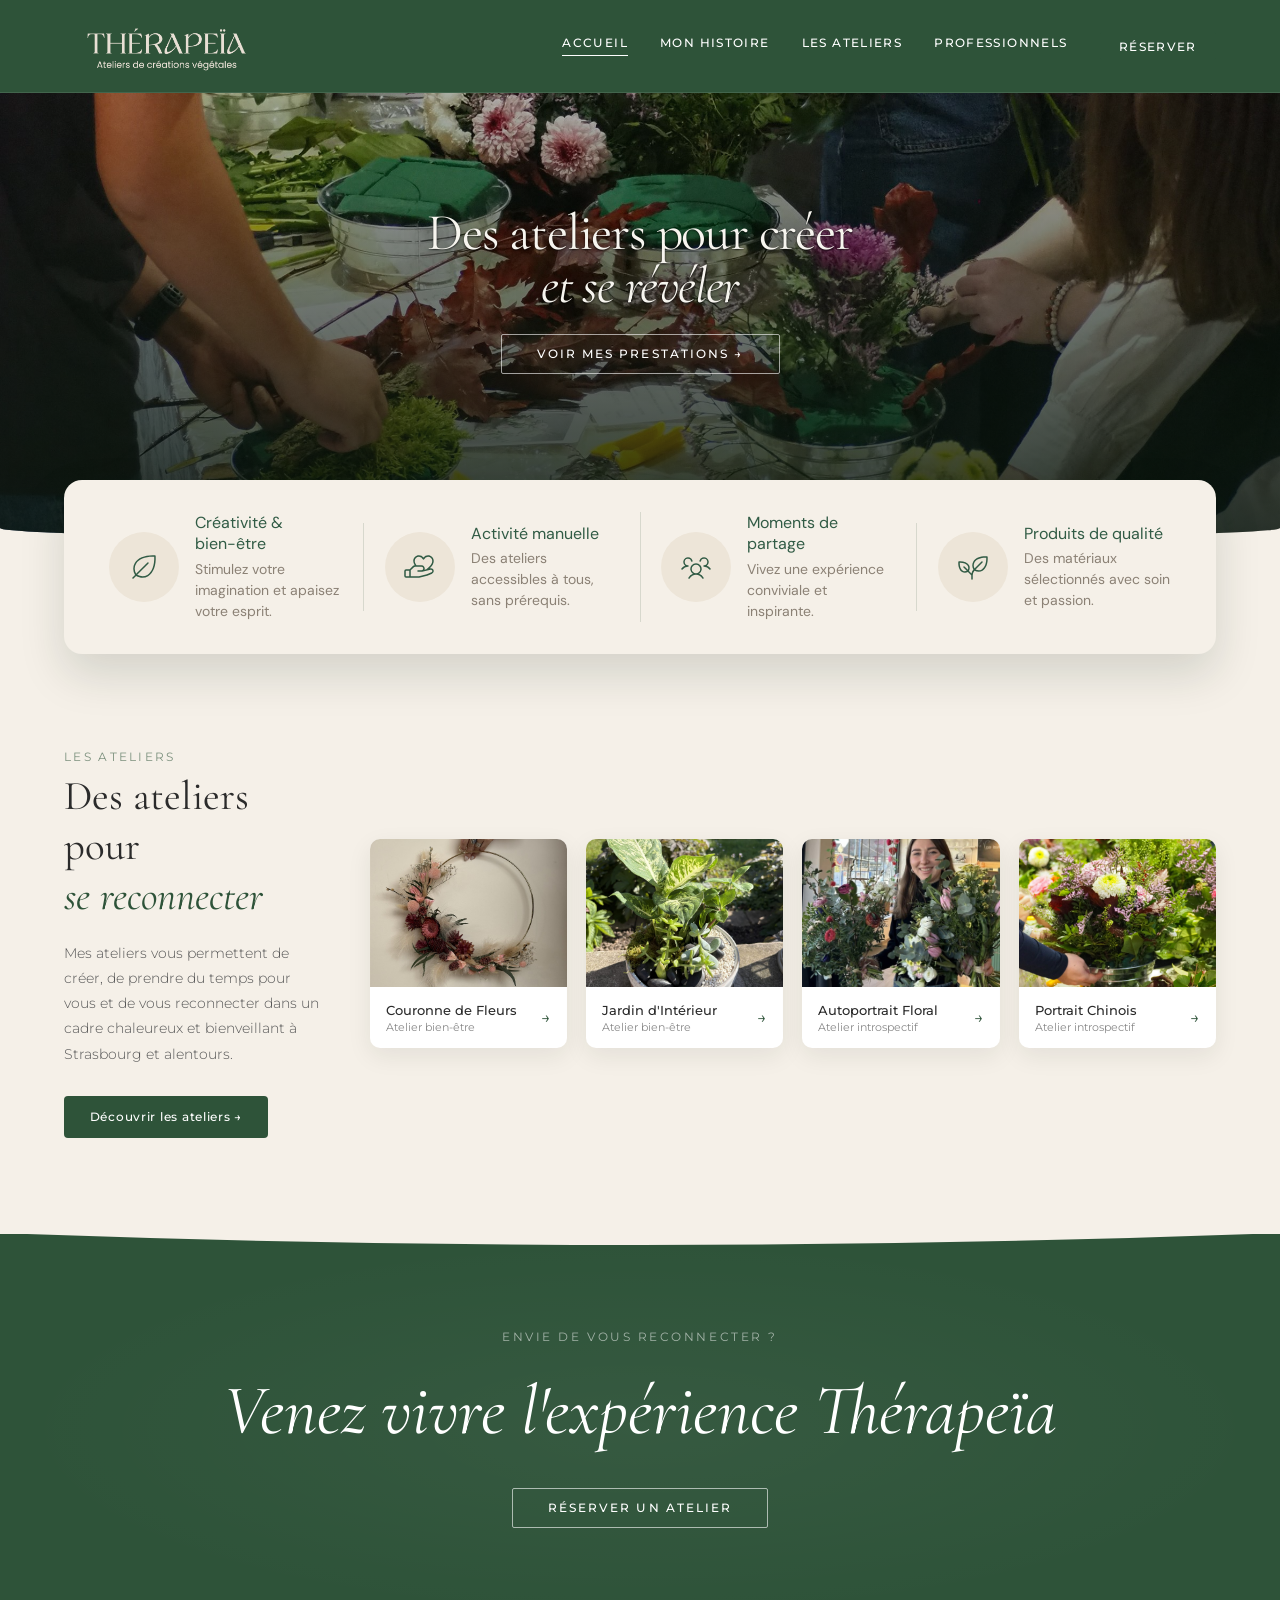
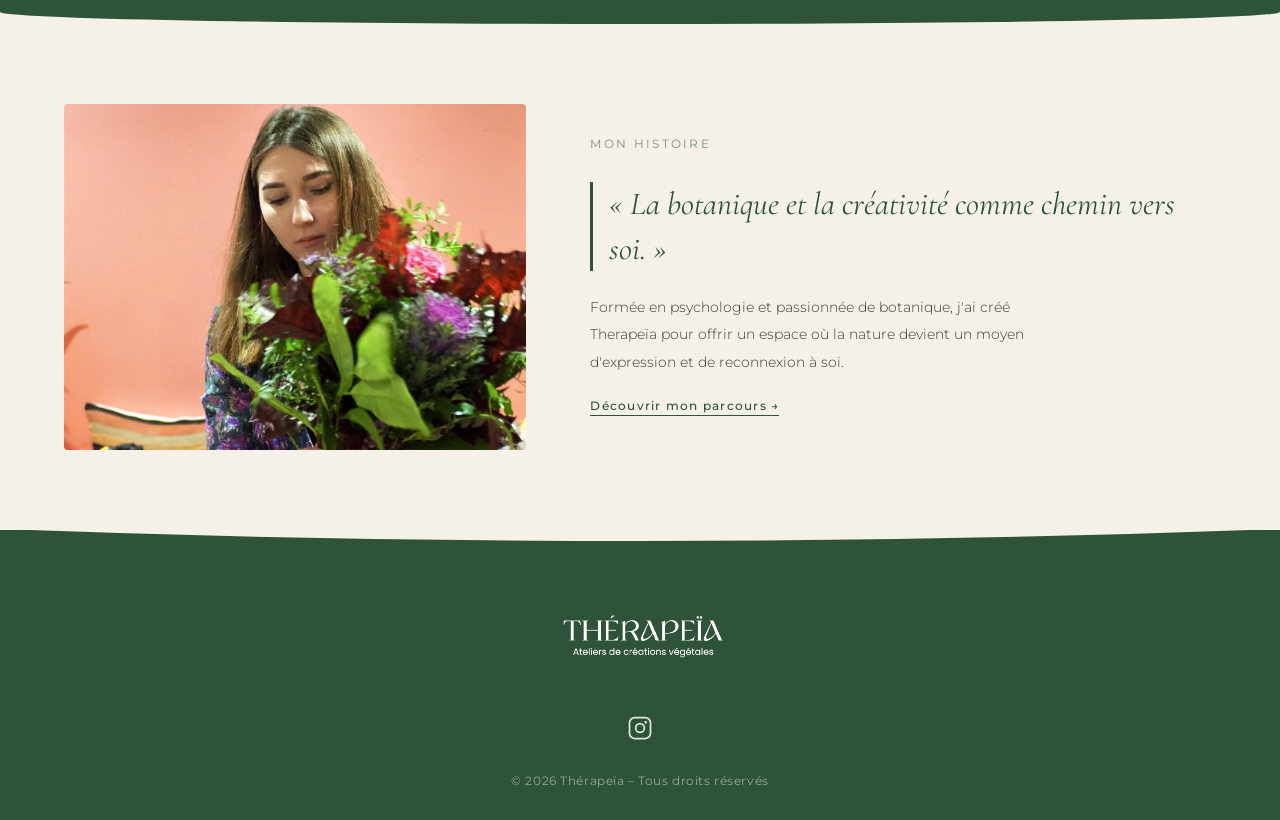
<file: index.html>
<!DOCTYPE html>
<html lang="fr">
<head>
  <meta charset="UTF-8" />
  <meta name="viewport" content="width=device-width, initial-scale=1.0" />
  <title>Thérapeïa – Ateliers de créativité végétale</title>
  <link rel="preconnect" href="https://fonts.googleapis.com" />
  <link rel="preconnect" href="https://fonts.gstatic.com" crossorigin />
  <link href="https://fonts.googleapis.com/css2?family=Cormorant+Garamond:ital,wght@0,400;0,500;0,600;0,700;1,400;1,600;1,700&family=Montserrat:wght@300;400;500;600&family=DM+Sans:wght@400;500&display=swap" rel="stylesheet" />
  <link rel="stylesheet" href="style.css" />
</head>
<body>

  <!-- ───────── NAVBAR ───────── -->
  <header class="navbar">
    <div class="navbar__inner">
      <a href="index.html" class="navbar__logo">
        <img src="images/LOGO/logo typo beige-19.png" alt="Thérapeïa" class="navbar__logo-img navbar__logo-img--default" />
        <img src="images/LOGO/logo typo vert-08.png" alt="Thérapeïa" class="navbar__logo-img navbar__logo-img--scrolled" />
      </a>
      <nav class="navbar__links">
        <a href="index.html" class="active">ACCUEIL</a>
        <a href="notre-histoire.html">MON HISTOIRE</a>
        <a href="ateliers.html">LES ATELIERS</a>
        <a href="professionnels.html">PROFESSIONNELS</a>
        <a href="reserver.html" class="btn-nav">RÉSERVER</a>
      </nav>
      <button class="navbar__burger" aria-label="Menu">
        <span></span><span></span><span></span>
      </button>
    </div>
  </header>

  <!-- ───────── HERO ───────── -->
  <section class="hero hero--home">
    <div class="hero__overlay"></div>
    <div class="hero__content animate">
      <h1 class="hero__title">Des ateliers pour créer<em>et se révéler</em></h1>
      <a href="#ateliers" class="btn-cta">Voir mes prestations →</a>
    </div>
  </section>

  <!-- ───────── BARRE D'ATOUTS ───────── -->
  <div class="stats-bar-wrap">
    <div class="stats-bar animate">

      <div class="stats-bar__item">
        <div class="stats-bar__icon">
          <svg viewBox="0 0 256 256" fill="currentColor" xmlns="http://www.w3.org/2000/svg" aria-hidden="true">
            <path d="M221.45,40.19a6,6,0,0,0-5.64-5.64C140.43,30.11,80.14,52.71,54.53,95c-17.44,28.79-16.76,62.8,1.79,96.2L35.76,211.76a6,6,0,1,0,8.48,8.48L64.8,199.68c17.27,9.59,34.7,14.41,51.49,14.41A85.38,85.38,0,0,0,161,201.47C203.29,175.86,225.88,115.57,221.45,40.19Zm-66.66,151c-24.08,14.58-52.64,14.37-81.13-.39l90.59-90.59a6,6,0,0,0-8.48-8.48L65.18,182.34c-14.76-28.49-15-57-.39-81.13,22.68-37.43,76.63-57.8,145-54.95C212.59,114.58,192.22,168.54,154.79,191.21Z"/>
          </svg>
        </div>
        <div class="stats-bar__text">
          <h3>Créativité &amp; bien-être</h3>
          <p>Stimulez votre imagination et apaisez votre esprit.</p>
        </div>
      </div>

      <div class="stats-bar__item">
        <div class="stats-bar__icon">
          <svg viewBox="0 0 256 256" fill="currentColor" xmlns="http://www.w3.org/2000/svg" aria-hidden="true">
            <path d="M229.12,142.65a22.43,22.43,0,0,0-19.55-3.88l-4.32,1C227,119.55,238,99.51,238,80c0-25.36-20.39-46-45.46-46A45.51,45.51,0,0,0,156,52a45.51,45.51,0,0,0-36.54-18C94.39,34,74,54.64,74,80c0,11.38,3.63,22.49,11.29,34.36a29.73,29.73,0,0,0-16.56,8.43L45.52,146H16A14,14,0,0,0,2,160v40a14,14,0,0,0,14,14H120a6,6,0,0,0,1.46-.18l64-16a7.16,7.16,0,0,0,.89-.3L225.17,181l.33-.15a22.6,22.6,0,0,0,3.62-38.18ZM119.46,46a33.16,33.16,0,0,1,31,20.28,6,6,0,0,0,11.1,0,33.16,33.16,0,0,1,31-20.28C210.68,46,226,61.57,226,80c0,20.24-16.18,43-46.8,65.75l-14.87,3.42A26,26,0,0,0,140,114H99.67C90.36,101.67,86,90.81,86,80,86,61.57,101.32,46,119.46,46ZM14,200V160a2,2,0,0,1,2-2H42v44H16A2,2,0,0,1,14,200Zm206.28-30-38.2,16.27L119.26,202H54V154.49l23.21-23.22A17.88,17.88,0,0,1,89.94,126H140a14,14,0,0,1,0,28H112a6,6,0,0,0,0,12h32a6,6,0,0,0,1.34-.15l67-15.41.24-.06A10.6,10.6,0,0,1,220.28,170Z"/>
          </svg>
        </div>
        <div class="stats-bar__text">
          <h3>Activité manuelle</h3>
          <p>Des ateliers accessibles à tous, sans prérequis.</p>
        </div>
      </div>

      <div class="stats-bar__item">
        <div class="stats-bar__icon">
          <svg viewBox="0 0 256 256" fill="currentColor" xmlns="http://www.w3.org/2000/svg" aria-hidden="true">
            <path d="M243.6,148.8a6,6,0,0,1-8.4-1.2A53.58,53.58,0,0,0,192,126a6,6,0,0,1,0-12,26,26,0,1,0-25.18-32.5,6,6,0,0,1-11.62-3,38,38,0,1,1,59.91,39.63A65.69,65.69,0,0,1,244.8,140.4,6,6,0,0,1,243.6,148.8ZM189.19,213a6,6,0,0,1-2.19,8.2,5.9,5.9,0,0,1-3,.81,6,6,0,0,1-5.2-3,59,59,0,0,0-101.62,0,6,6,0,1,1-10.38-6A70.1,70.1,0,0,1,103,182.55a46,46,0,1,1,50.1,0A70.1,70.1,0,0,1,189.19,213ZM128,178a34,34,0,1,0-34-34A34,34,0,0,0,128,178ZM70,120a6,6,0,0,0-6-6A26,26,0,1,1,89.18,81.49a6,6,0,1,0,11.62-3,38,38,0,1,0-59.91,39.63A65.69,65.69,0,0,0,11.2,140.4a6,6,0,1,0,9.6,7.2A53.58,53.58,0,0,1,64,126,6,6,0,0,0,70,120Z"/>
          </svg>
        </div>
        <div class="stats-bar__text">
          <h3>Moments de partage</h3>
          <p>Vivez une expérience conviviale et inspirante.</p>
        </div>
      </div>

      <div class="stats-bar__item">
        <div class="stats-bar__icon">
          <svg viewBox="0 0 256 256" fill="currentColor" xmlns="http://www.w3.org/2000/svg" aria-hidden="true">
            <path d="M245.63,48A6,6,0,0,0,240,42.37c-51-3-91.88,12.42-109.35,41.26-11.63,19.21-11.38,42.68.53,65a69.42,69.42,0,0,0-15.48,30.59L95.9,159.41c8.15-16.1,8.1-32.95-.32-46.85C82.77,91.41,53,80.07,15.9,82.27a6,6,0,0,0-5.63,5.64C8.09,125,19.41,154.77,40.56,167.58A43.75,43.75,0,0,0,63.44,174a53.17,53.17,0,0,0,24-6L114,194.48V224a6,6,0,0,0,12,0V194.51A57.55,57.55,0,0,1,139.76,157c11.21,5.93,22.72,8.91,33.82,8.91a58.9,58.9,0,0,0,30.79-8.57C233.21,139.89,248.63,99,245.63,48ZM46.78,157.31C30.47,147.44,21.39,124,22,94c30-.65,53.41,8.44,63.28,24.75,5.68,9.37,6.16,20.38,1.54,31.59L60.24,123.75a6,6,0,0,0-8.49,8.49l26.62,26.61C67.16,163.47,56.15,163,46.78,157.31Zm151.38-10.22c-14.74,8.92-32.14,9.18-49.67.9l55.76-55.75a6,6,0,0,0-8.49-8.49L140,139.51c-8.28-17.53-8-34.93.9-49.66,14.52-24,49.06-37.18,93-35.75C235.33,98,222.14,132.56,198.16,147.09Z"/>
          </svg>
        </div>
        <div class="stats-bar__text">
          <h3>Produits de qualité</h3>
          <p>Des matériaux sélectionnés avec soin et passion.</p>
        </div>
      </div>

    </div>
  </div>

  <!-- ───────── LES ATELIERS ───────── -->
  <section class="ateliers-teaser" id="ateliers">
    <div class="container ateliers-teaser__grid">

      <div class="ateliers-teaser__text animate">
        <span class="section-eyebrow">Les ateliers</span>
        <h2>Des ateliers pour<br /><em>se reconnecter</em></h2>
        <p>Mes ateliers vous permettent de créer, de prendre du temps pour vous et de vous reconnecter dans un cadre chaleureux et bienveillant à Strasbourg et alentours.</p>
        <a href="ateliers.html" class="btn-primary-green">Découvrir les ateliers →</a>
      </div>

      <div class="ateliers-teaser__cards">

        <a href="atelier-couronne-fleurs.html" class="teaser-card animate">
          <div class="teaser-card__img">
            <img src="images/atelier-couronne-fleurs.jpg" alt="Couronne de Fleurs Séchées" />
          </div>
          <div class="teaser-card__label">
            <div>
              <h3>Couronne de Fleurs</h3>
              <span>Atelier bien-être</span>
            </div>
            <span class="teaser-card__arrow">→</span>
          </div>
        </a>

        <a href="atelier-jardin-interieur.html" class="teaser-card animate animate--delay-1">
          <div class="teaser-card__img">
            <img src="images/atelier-jardin-interieur.jpg" alt="Jardin d'Intérieur" />
          </div>
          <div class="teaser-card__label">
            <div>
              <h3>Jardin d'Intérieur</h3>
              <span>Atelier bien-être</span>
            </div>
            <span class="teaser-card__arrow">→</span>
          </div>
        </a>

        <a href="atelier-autoportrait-floral.html" class="teaser-card animate animate--delay-2">
          <div class="teaser-card__img">
            <img src="images/atelier-autoportrait-floral.jpg" alt="Autoportrait Floral" />
          </div>
          <div class="teaser-card__label">
            <div>
              <h3>Autoportrait Floral</h3>
              <span>Atelier introspectif</span>
            </div>
            <span class="teaser-card__arrow">→</span>
          </div>
        </a>

        <a href="atelier-portrait-chinois.html" class="teaser-card animate animate--delay-3">
          <div class="teaser-card__img">
            <img src="images/atelier-portrait-chinois.jpg" alt="Portrait Chinois Végétal" />
          </div>
          <div class="teaser-card__label">
            <div>
              <h3>Portrait Chinois</h3>
              <span>Atelier introspectif</span>
            </div>
            <span class="teaser-card__arrow">→</span>
          </div>
        </a>

      </div>
    </div>
  </section>

  <!-- ───────── CTA ───────── -->
  <section class="cta-section">
    <div class="cta-section__dip">
      <svg viewBox="0 0 1440 24" preserveAspectRatio="none" xmlns="http://www.w3.org/2000/svg">
        <path d="M0,0 L1440,0 Q720,24 0,0 Z" fill="#f5f0e8"/>
      </svg>
    </div>
    <div class="cta-section__inner animate">
      <span class="cta-eyebrow">Envie de vous reconnecter ?</span>
      <h2>Venez vivre l'expérience Thérapeïa</h2>
      <a href="reserver.html" class="btn-cta">Réserver un atelier</a>
    </div>
  </section>

  <!-- ───────── À PROPOS TEASER ───────── -->
  <section class="apropos-wrap">
  <div class="apropos animate">
    <div class="apropos__img">
      <img src="images/notre-histoire-teaser.jpg" alt="Thérapeïa" />
    </div>
    <div class="apropos__text">
      <span class="section-eyebrow">Mon histoire</span>
      <blockquote class="apropos__quote">« La botanique et la créativité comme chemin vers soi. »</blockquote>
      <p>Formée en psychologie et passionnée de botanique, j'ai créé Therapeïa pour offrir un espace où la nature devient un moyen d'expression et de reconnexion à soi.</p>
      <a href="notre-histoire.html" class="btn-text">Découvrir mon parcours →</a>
    </div>
  </div>
  </section>

  <!-- ───────── FOOTER ───────── -->
  <footer class="footer footer--home">
    <div class="footer__dip">
      <svg viewBox="0 0 1440 24" preserveAspectRatio="none" xmlns="http://www.w3.org/2000/svg">
        <path d="M0,0 L1440,0 Q720,24 0,0 Z" fill="#f5f0e8"/>
      </svg>
    </div>
    <div class="footer__inner">
      <div class="footer__logo">
        <img src="images/LOGO/logo typo beige-19.png" alt="Thérapeïa" class="footer__logo-img" />
        <a class="footer__social" href="https://www.instagram.com/therapeiaa/?hl=fr" target="_blank" rel="noopener noreferrer" aria-label="Thérapeïa sur Instagram">
          <svg viewBox="0 0 256 256" fill="currentColor" xmlns="http://www.w3.org/2000/svg" aria-hidden="true">
            <path d="M128,80a48,48,0,1,0,48,48A48.05,48.05,0,0,0,128,80Zm0,80a32,32,0,1,1,32-32A32,32,0,0,1,128,160ZM176,24H80A56.06,56.06,0,0,0,24,80v96a56.06,56.06,0,0,0,56,56h96a56.06,56.06,0,0,0,56-56V80A56.06,56.06,0,0,0,176,24Zm40,152a40,40,0,0,1-40,40H80a40,40,0,0,1-40-40V80A40,40,0,0,1,80,40h96a40,40,0,0,1,40,40ZM192,76a12,12,0,1,1-12-12A12,12,0,0,1,192,76Z"/>
          </svg>
        </a>
      </div>
      <p class="footer__copy">© 2026 Thérapeïa – Tous droits réservés</p>
    </div>
  </footer>

  <script src="script.js"></script>
</body>
</html>
</file>
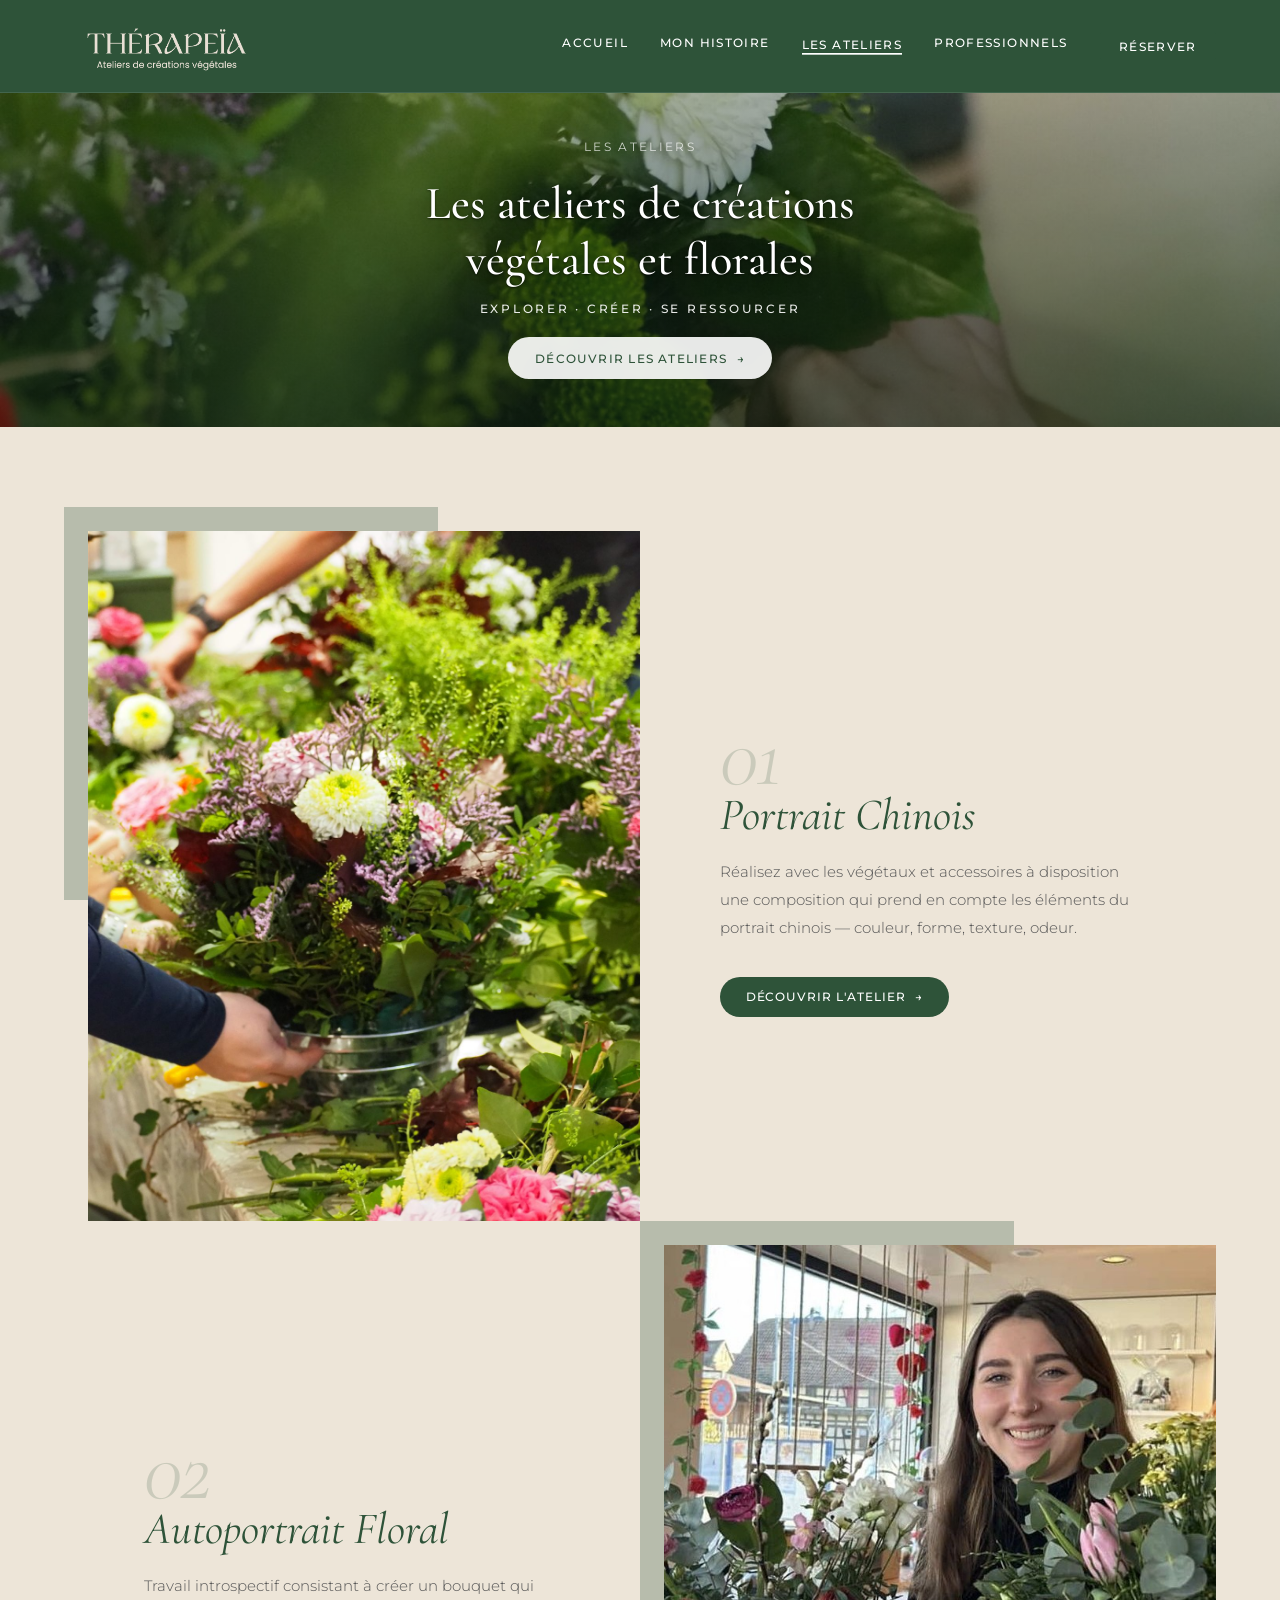
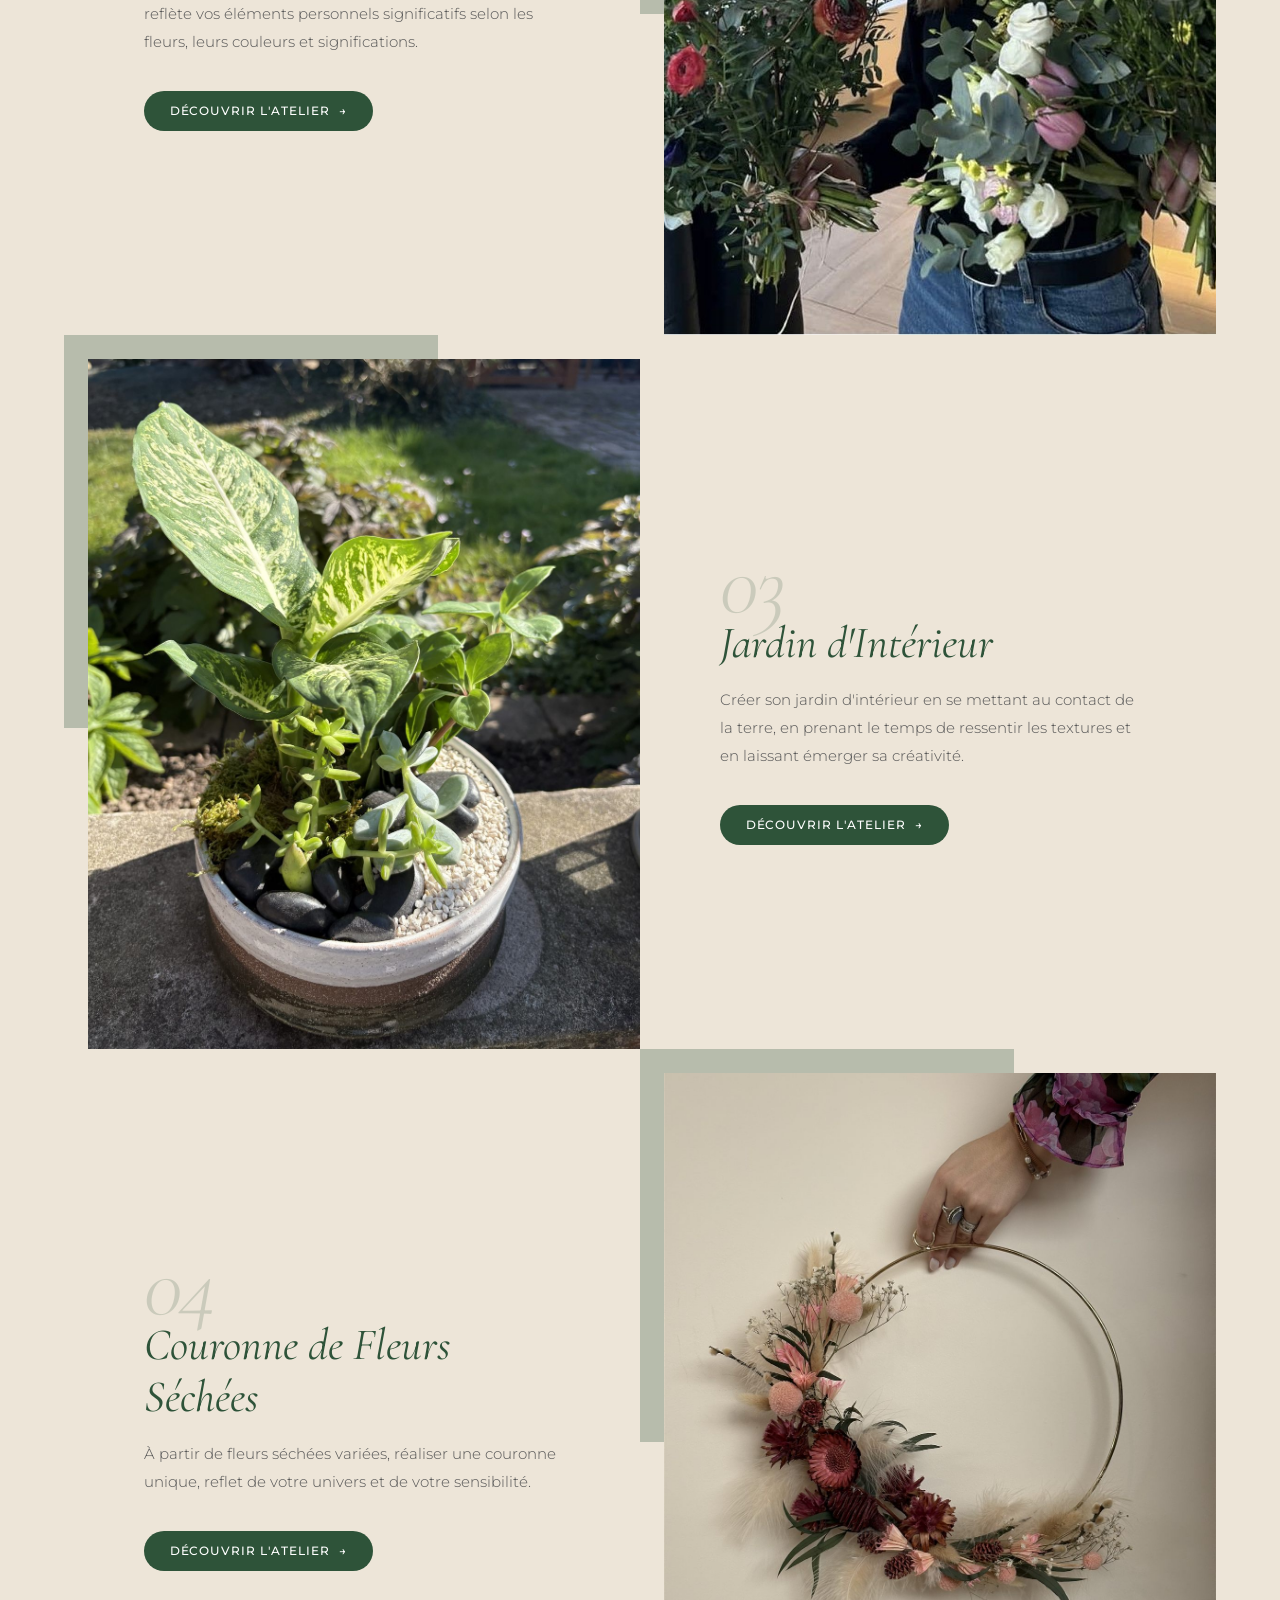
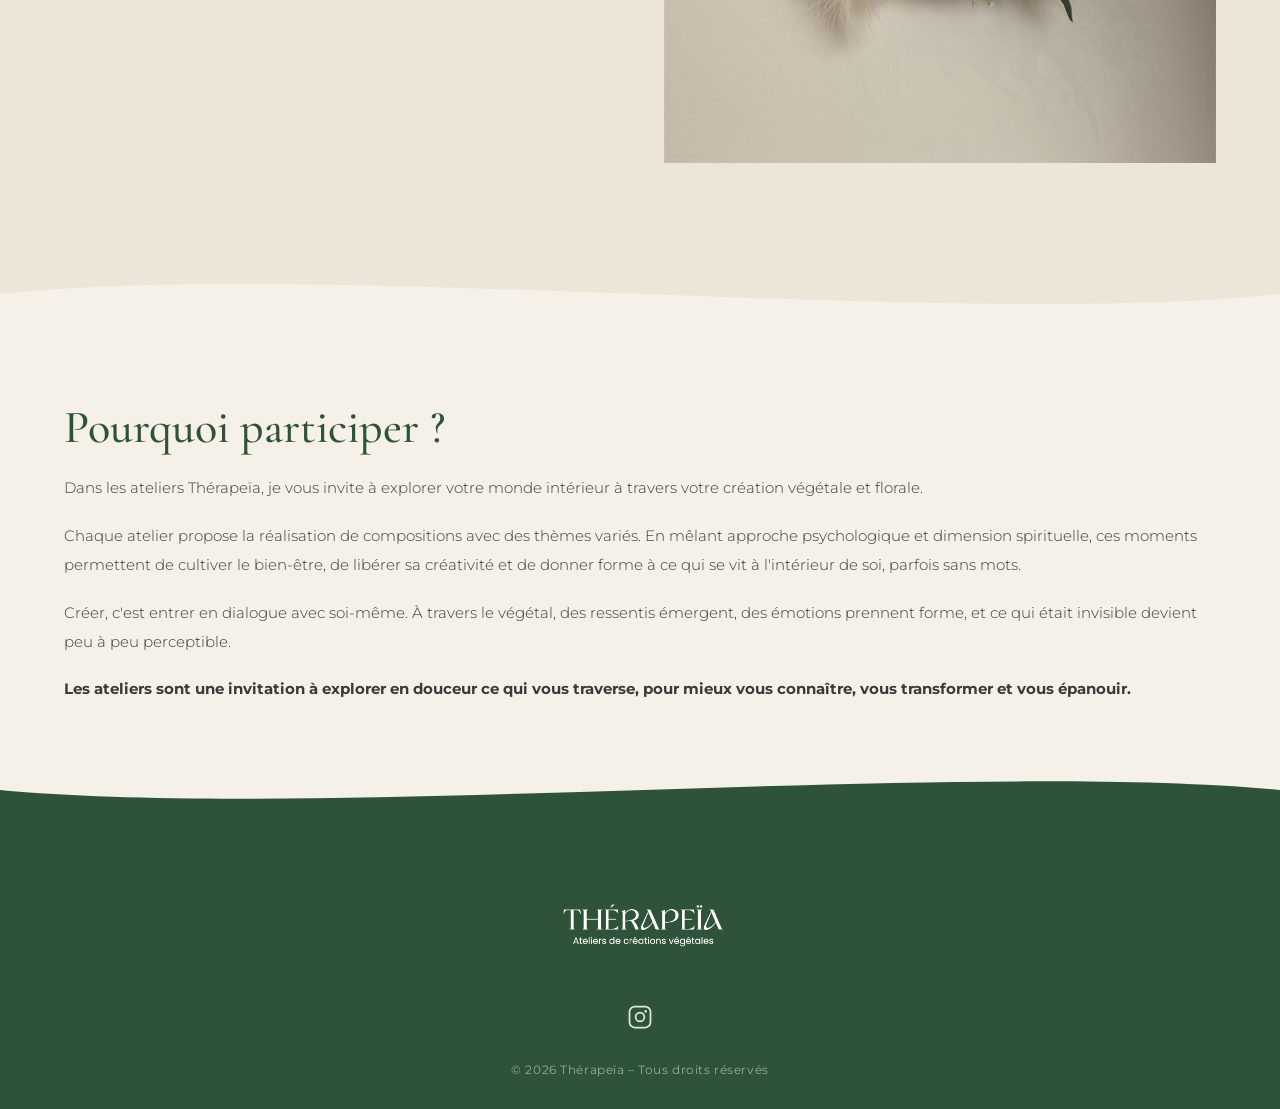
<file: ateliers.html>
<!DOCTYPE html>
<html lang="fr">
<head>
  <meta charset="UTF-8" />
  <meta name="viewport" content="width=device-width, initial-scale=1.0" />
  <title>Les Ateliers – Thérapeïa</title>
  <link rel="preconnect" href="https://fonts.googleapis.com" />
  <link rel="preconnect" href="https://fonts.gstatic.com" crossorigin />
  <link href="https://fonts.googleapis.com/css2?family=Cormorant+Garamond:ital,wght@0,400;0,500;0,600;0,700;1,400;1,600;1,700&family=Montserrat:wght@300;400;500;600&display=swap" rel="stylesheet" />
  <link rel="stylesheet" href="style.css" />
  <link rel="stylesheet" href="ateliers.css" />
</head>
<body>

  <!-- NAVBAR -->
  <header class="navbar">
    <div class="navbar__inner">
      <a href="index.html" class="navbar__logo">
        <img src="images/LOGO/logo typo beige-19.png" alt="Thérapeïa" class="navbar__logo-img navbar__logo-img--default" />
        <img src="images/LOGO/logo typo vert-08.png" alt="Thérapeïa" class="navbar__logo-img navbar__logo-img--scrolled" />
      </a>
            <nav class="navbar__links">
          <a href="index.html">ACCUEIL</a>
          <a href="notre-histoire.html">MON HISTOIRE</a>
          <a href="ateliers.html" class="active">LES ATELIERS</a>
          <a href="professionnels.html">PROFESSIONNELS</a>
          <a href="reserver.html" class="btn-nav">RÉSERVER</a>
        </nav>
      <button class="navbar__burger" aria-label="Menu">
        <span></span><span></span><span></span>
      </button>
    </div>
  </header>

  <!-- HERO ATELIERS -->
  <section class="page-hero">
    <div class="page-hero__overlay"></div>
    <div class="page-hero__content">
      <span class="section-eyebrow section-eyebrow--light">Les ateliers</span>
      <h1>Les ateliers de créations<br />végétales et florales</h1>
      <p class="page-hero__tagline">Explorer · Créer · Se ressourcer</p>
      <a href="#ateliers-list" class="btn-frosted">Découvrir les ateliers <span aria-hidden="true">→</span></a>
    </div>
  </section>

  <!-- ATELIERS -->
  <section class="ateliers-section" id="ateliers-list">
    <div class="container">
      <div class="ateliers-alt-list">

        <article class="atelier-row animate">
          <div class="atelier-row__img-wrap">
            <div class="atelier-row__offset"></div>
            <div class="atelier-row__img">
              <img src="images/atelier-portrait-chinois.jpg" alt="Portrait Chinois" style="object-position: center 40%;" />
            </div>
          </div>
          <div class="atelier-row__body">
            <span class="atelier-row__num">01</span>
            <h3>Portrait Chinois</h3>
            <p>Réalisez avec les végétaux et accessoires à disposition une composition qui prend en compte les éléments du portrait chinois — couleur, forme, texture, odeur.</p>
            <a href="atelier-portrait-chinois.html" class="btn-atelier">Découvrir l'atelier <span aria-hidden="true">→</span></a>
          </div>
        </article>

        <article class="atelier-row atelier-row--reverse animate">
          <div class="atelier-row__img-wrap">
            <div class="atelier-row__offset"></div>
            <div class="atelier-row__img">
              <img src="images/atelier-autoportrait-floral.jpg" alt="Autoportrait Floral" style="object-position: center 15%;" />
            </div>
          </div>
          <div class="atelier-row__body">
            <span class="atelier-row__num">02</span>
            <h3>Autoportrait Floral</h3>
            <p>Travail introspectif consistant à créer un bouquet qui reflète vos éléments personnels significatifs selon les fleurs, leurs couleurs et significations.</p>
            <a href="atelier-autoportrait-floral.html" class="btn-atelier">Découvrir l'atelier <span aria-hidden="true">→</span></a>
          </div>
        </article>

        <article class="atelier-row animate">
          <div class="atelier-row__img-wrap">
            <div class="atelier-row__offset"></div>
            <div class="atelier-row__img">
              <img src="images/atelier-jardin-interieur.jpg" alt="Jardin d'Intérieur" style="object-position: center 60%;" />
            </div>
          </div>
          <div class="atelier-row__body">
            <span class="atelier-row__num">03</span>
            <h3>Jardin d'Intérieur</h3>
            <p>Créer son jardin d'intérieur en se mettant au contact de la terre, en prenant le temps de ressentir les textures et en laissant émerger sa créativité.</p>
            <a href="atelier-jardin-interieur.html" class="btn-atelier">Découvrir l'atelier <span aria-hidden="true">→</span></a>
          </div>
        </article>

        <article class="atelier-row atelier-row--reverse animate">
          <div class="atelier-row__img-wrap">
            <div class="atelier-row__offset"></div>
            <div class="atelier-row__img">
              <img src="images/atelier-couronne-fleurs.jpg" alt="Couronne de Fleurs Séchées" style="object-position: center 48%;" />
            </div>
          </div>
          <div class="atelier-row__body">
            <span class="atelier-row__num">04</span>
            <h3>Couronne de Fleurs Séchées</h3>
            <p>À partir de fleurs séchées variées, réaliser une couronne unique, reflet de votre univers et de votre sensibilité.</p>
            <a href="atelier-couronne-fleurs.html" class="btn-atelier">Découvrir l'atelier <span aria-hidden="true">→</span></a>
          </div>
        </article>

      </div>
    </div>
  </section>

  <div class="wave-sep wave-dark-to-cream">
    <svg viewBox="0 0 1440 80" preserveAspectRatio="none" xmlns="http://www.w3.org/2000/svg">
      <path d="M0,40 C360,0 1080,80 1440,40 L1440,80 L0,80 Z" fill="#f5f0e8"/>
    </svg>
  </div>

  <!-- INTRO -->
  <section class="ateliers-intro">
    <div class="container">
      <div class="ateliers-intro__grid">
        <div class="ateliers-intro__heading">
          <h2>Pourquoi participer ?</h2>
        </div>
        <div class="ateliers-intro__body">
          <p>Dans les ateliers Thérapeïa, je vous invite à explorer votre monde intérieur à travers votre création végétale et florale.</p>
          <p>Chaque atelier propose la réalisation de compositions avec des thèmes variés. En mêlant approche psychologique et dimension spirituelle, ces moments permettent de cultiver le bien-être, de libérer sa créativité et de donner forme à ce qui se vit à l'intérieur de soi, parfois sans mots.</p>
          <p>Créer, c'est entrer en dialogue avec soi-même. À travers le végétal, des ressentis émergent, des émotions prennent forme, et ce qui était invisible devient peu à peu perceptible.</p>
          <p><strong>Les ateliers sont une invitation à explorer en douceur ce qui vous traverse, pour mieux vous connaître, vous transformer et vous épanouir.</strong></p>
        </div>
      </div>
    </div>
  </section>

  <!-- FOOTER -->
  <footer class="footer">
    <div class="footer__wave">
      <svg viewBox="0 0 1440 80" preserveAspectRatio="none" xmlns="http://www.w3.org/2000/svg">
        <path d="M0,40 C360,80 1080,0 1440,40 L1440,80 L0,80 Z" fill="#2e5339"/>
      </svg>
    </div>
    <div class="footer__inner">
      <div class="footer__logo">
        <img src="images/LOGO/logo typo beige-19.png" alt="Thérapeïa" class="footer__logo-img" />
        <a class="footer__social" href="https://www.instagram.com/therapeiaa/?hl=fr" target="_blank" rel="noopener noreferrer" aria-label="Thérapeïa sur Instagram">
          <svg viewBox="0 0 256 256" fill="currentColor" xmlns="http://www.w3.org/2000/svg" aria-hidden="true">
            <path d="M128,80a48,48,0,1,0,48,48A48.05,48.05,0,0,0,128,80Zm0,80a32,32,0,1,1,32-32A32,32,0,0,1,128,160ZM176,24H80A56.06,56.06,0,0,0,24,80v96a56.06,56.06,0,0,0,56,56h96a56.06,56.06,0,0,0,56-56V80A56.06,56.06,0,0,0,176,24Zm40,152a40,40,0,0,1-40,40H80a40,40,0,0,1-40-40V80A40,40,0,0,1,80,40h96a40,40,0,0,1,40,40ZM192,76a12,12,0,1,1-12-12A12,12,0,0,1,192,76Z"/>
          </svg>
        </a>
      </div>
      <p class="footer__copy">© 2026 Thérapeïa – Tous droits réservés</p>
    </div>
  </footer>

  <script src="script.js"></script>
</body>
</html>
</file>
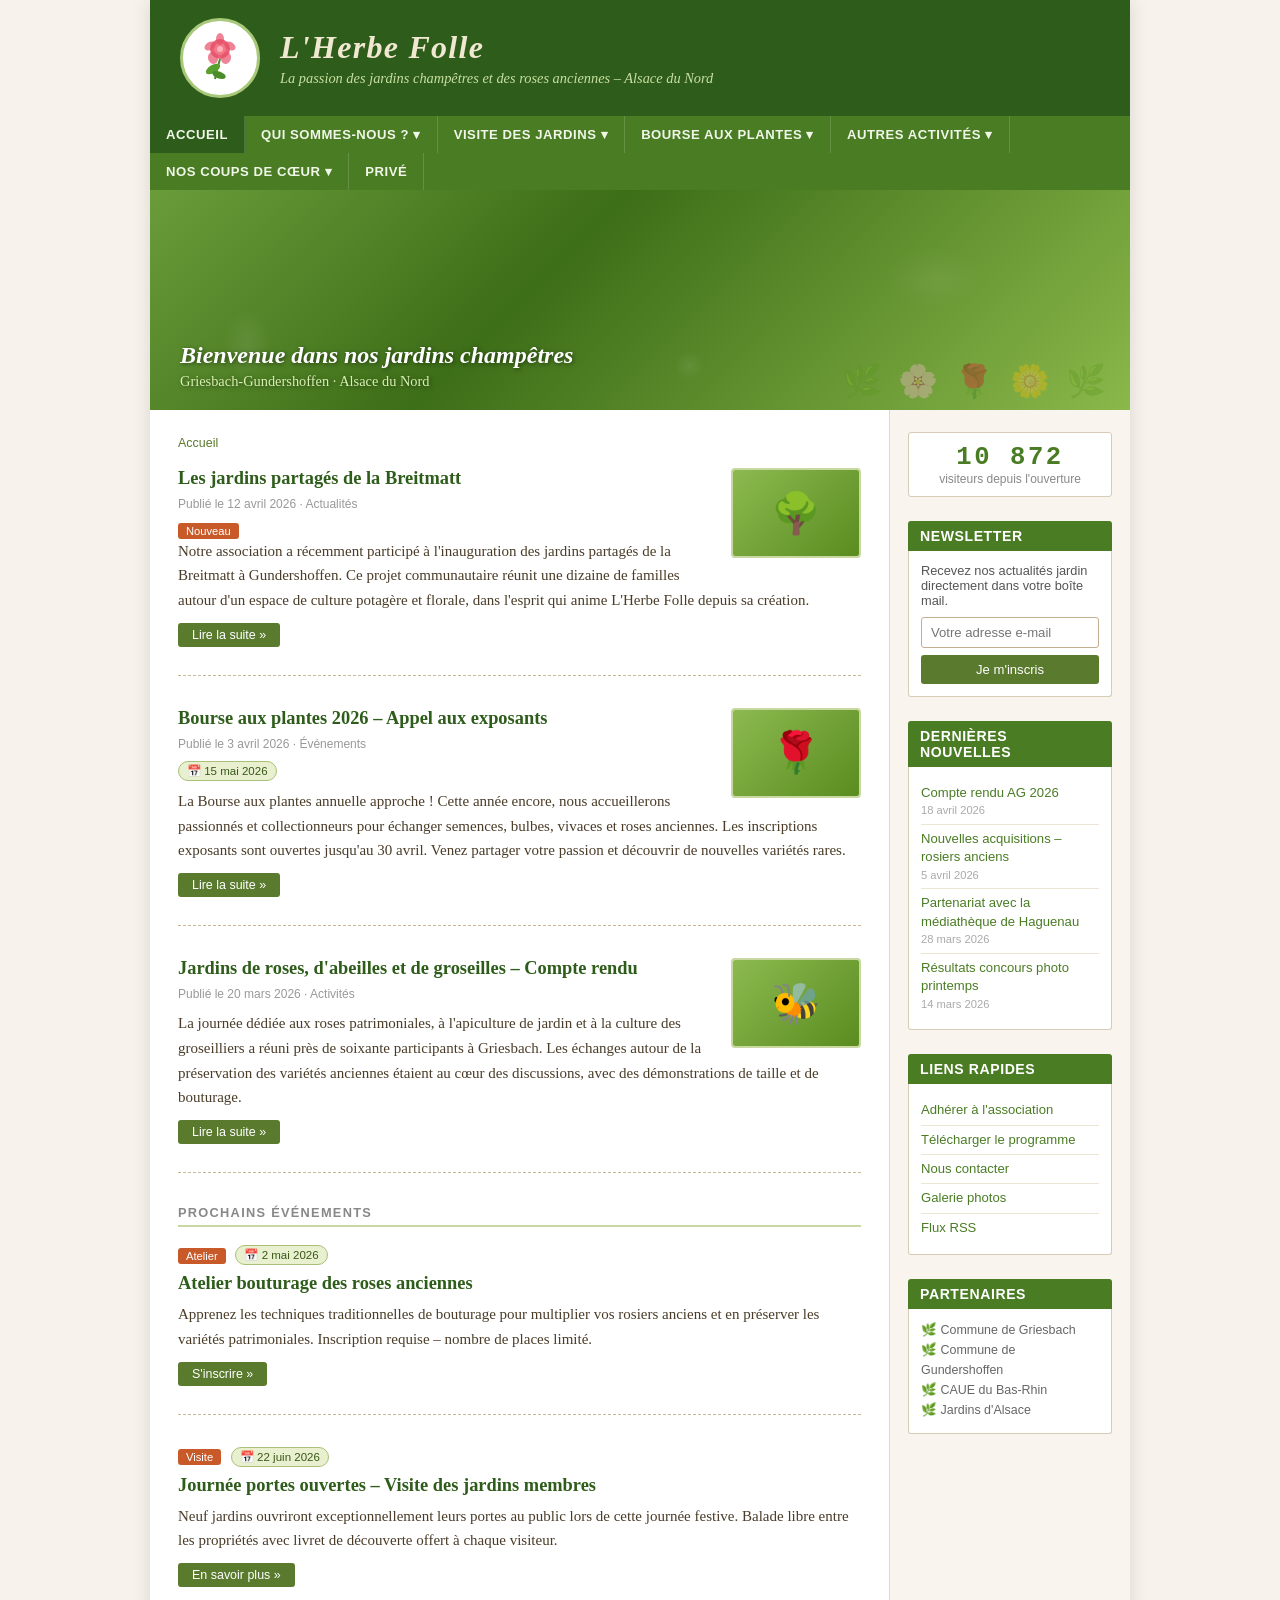
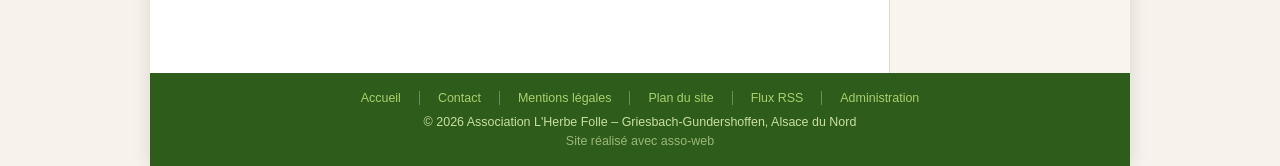
<file: herbefolle.html>
<!DOCTYPE html>
<html lang="fr">
<head>
  <meta charset="UTF-8" />
  <meta name="viewport" content="width=device-width, initial-scale=1.0" />
  <title>L'Herbe Folle – Association de jardinage en Alsace du Nord</title>
  <style>
    /* ── Reset & base ── */
    *, *::before, *::after { box-sizing: border-box; margin: 0; padding: 0; }
    body {
      font-family: Georgia, "Times New Roman", serif;
      font-size: 15px;
      color: #3a2e1e;
      background: #f7f3ec;
      min-height: 100vh;
    }
    a { color: #5a7a2e; text-decoration: none; }
    a:hover { text-decoration: underline; color: #3d5a1a; }
    img { max-width: 100%; }

    /* ── Wrapper ── */
    .wrapper {
      max-width: 980px;
      margin: 0 auto;
      background: #fff;
      box-shadow: 0 0 18px rgba(0,0,0,.12);
    }

    /* ── Header ── */
    header {
      background: #2e5c1a;
      padding: 18px 30px;
      display: flex;
      align-items: center;
      gap: 20px;
    }
    .logo-circle {
      width: 80px; height: 80px;
      border-radius: 50%;
      background: #fff;
      display: flex; align-items: center; justify-content: center;
      flex-shrink: 0;
      overflow: hidden;
      border: 3px solid #a8c87a;
    }
    .logo-circle svg { width: 58px; height: 58px; }
    .site-title h1 {
      font-size: 2rem;
      color: #f0e8d0;
      letter-spacing: .04em;
      font-style: italic;
    }
    .site-title p {
      color: #c8dfa0;
      font-size: .9rem;
      margin-top: 4px;
      font-style: italic;
    }

    /* ── Nav ── */
    nav {
      background: #4a7c24;
      position: relative;
      z-index: 100;
    }
    nav ul {
      list-style: none;
      display: flex;
      flex-wrap: wrap;
    }
    nav > ul > li {
      position: relative;
    }
    nav > ul > li > a {
      display: block;
      padding: 11px 16px;
      color: #f0f7e8;
      font-family: Arial, sans-serif;
      font-size: .82rem;
      font-weight: bold;
      text-transform: uppercase;
      letter-spacing: .04em;
      border-right: 1px solid rgba(255,255,255,.15);
      transition: background .2s;
    }
    nav > ul > li > a:hover,
    nav > ul > li.active > a {
      background: #2e5c1a;
      text-decoration: none;
    }
    /* Dropdown */
    nav .dropdown {
      display: none;
      position: absolute;
      top: 100%;
      left: 0;
      background: #3a6415;
      min-width: 230px;
      box-shadow: 2px 4px 12px rgba(0,0,0,.25);
    }
    nav > ul > li:hover .dropdown { display: block; }
    nav .dropdown li a {
      display: block;
      padding: 9px 18px;
      color: #e8f5d0;
      font-family: Arial, sans-serif;
      font-size: .8rem;
      border-bottom: 1px solid rgba(255,255,255,.1);
      transition: background .15s;
    }
    nav .dropdown li a:hover {
      background: #2e5010;
      text-decoration: none;
    }

    /* ── Banner image ── */
    .banner {
      width: 100%;
      height: 220px;
      background: linear-gradient(135deg, #6a9c3a 0%, #3d6e18 40%, #8bb84a 100%);
      position: relative;
      overflow: hidden;
      display: flex;
      align-items: flex-end;
      padding: 20px 30px;
    }
    .banner::before {
      content: "";
      position: absolute; inset: 0;
      background-image:
        radial-gradient(ellipse 40px 60px at 10% 70%, rgba(255,255,255,.08) 0%, transparent 60%),
        radial-gradient(ellipse 80px 50px at 80% 40%, rgba(255,255,255,.06) 0%, transparent 60%),
        radial-gradient(circle 30px at 55% 80%, rgba(255,255,255,.07) 0%, transparent 50%);
    }
    /* Decorative flower petals */
    .banner::after {
      content: "🌿 🌸 🌹 🌼 🌿";
      position: absolute;
      bottom: 10px; right: 20px;
      font-size: 2rem;
      opacity: .35;
      letter-spacing: 4px;
    }
    .banner-caption {
      position: relative;
      color: #fff;
      text-shadow: 1px 1px 4px rgba(0,0,0,.5);
    }
    .banner-caption h2 { font-size: 1.5rem; font-style: italic; }
    .banner-caption p  { font-size: .9rem; margin-top: 4px; color: #d8f0b0; }

    /* ── Layout ── */
    .page-body {
      display: flex;
      gap: 0;
    }
    .main-content {
      flex: 1;
      padding: 26px 28px;
      border-right: 1px solid #e0d8cc;
    }
    .sidebar {
      width: 240px;
      padding: 22px 18px;
      background: #f9f5ee;
      flex-shrink: 0;
    }

    /* ── Breadcrumb ── */
    .breadcrumb {
      font-size: .78rem;
      color: #888;
      font-family: Arial, sans-serif;
      margin-bottom: 18px;
    }
    .breadcrumb a { color: #5a7a2e; }

    /* ── Article card ── */
    .article-card {
      margin-bottom: 32px;
      padding-bottom: 28px;
      border-bottom: 1px dashed #c8b898;
    }
    .article-card:last-child { border-bottom: none; }
    .article-card h3 {
      font-size: 1.15rem;
      color: #2e5c1a;
      margin-bottom: 8px;
    }
    .article-card .meta {
      font-size: .75rem;
      color: #999;
      font-family: Arial, sans-serif;
      margin-bottom: 10px;
    }
    .article-card p { line-height: 1.65; color: #4a3c28; }
    .article-card .thumb {
      float: right;
      margin: 0 0 10px 14px;
      width: 130px; height: 90px;
      border-radius: 4px;
      overflow: hidden;
      border: 2px solid #c8d8a0;
    }
    .thumb-img {
      width: 100%; height: 100%;
      background: linear-gradient(135deg, #8cba50, #5a8c20);
      display: flex; align-items: center; justify-content: center;
      font-size: 2.5rem;
    }
    .clearfix::after { content: ""; display: table; clear: both; }
    .read-more {
      display: inline-block;
      margin-top: 10px;
      padding: 5px 14px;
      background: #5a7a2e;
      color: #fff;
      font-family: Arial, sans-serif;
      font-size: .78rem;
      border-radius: 3px;
      transition: background .2s;
    }
    .read-more:hover { background: #3d5a1a; text-decoration: none; }

    /* ── Sidebar widgets ── */
    .widget {
      margin-bottom: 24px;
    }
    .widget-title {
      font-size: .88rem;
      font-family: Arial, sans-serif;
      font-weight: bold;
      color: #fff;
      background: #4a7c24;
      padding: 7px 12px;
      border-radius: 3px 3px 0 0;
      text-transform: uppercase;
      letter-spacing: .04em;
    }
    .widget-body {
      background: #fff;
      border: 1px solid #d8ccb8;
      border-top: none;
      padding: 12px;
      border-radius: 0 0 3px 3px;
    }
    .widget-body ul { list-style: none; }
    .widget-body ul li {
      padding: 5px 0;
      border-bottom: 1px solid #ece4d4;
      font-size: .82rem;
      font-family: Arial, sans-serif;
      line-height: 1.4;
    }
    .widget-body ul li:last-child { border-bottom: none; }
    .widget-body ul li a { color: #4a7c24; }
    .widget-body ul li a:hover { color: #2e5010; }
    .widget-body ul li .date {
      display: block;
      font-size: .7rem;
      color: #aaa;
      margin-top: 1px;
    }

    /* Newsletter form */
    .newsletter-form input[type="email"] {
      width: 100%;
      padding: 7px 9px;
      border: 1px solid #c0b090;
      border-radius: 3px;
      font-size: .82rem;
      margin-bottom: 7px;
      font-family: Arial, sans-serif;
    }
    .newsletter-form button {
      width: 100%;
      padding: 7px;
      background: #5a7a2e;
      color: #fff;
      border: none;
      border-radius: 3px;
      font-size: .82rem;
      cursor: pointer;
      font-family: Arial, sans-serif;
      transition: background .2s;
    }
    .newsletter-form button:hover { background: #3d5a1a; }

    /* Visitor counter */
    .counter-box {
      text-align: center;
      padding: 10px;
      background: #fff;
      border: 1px solid #d8ccb8;
      border-radius: 3px;
    }
    .counter-box .count {
      font-size: 1.6rem;
      font-weight: bold;
      color: #4a7c24;
      font-family: "Courier New", monospace;
      letter-spacing: .1em;
    }
    .counter-box p { font-size: .75rem; color: #888; font-family: Arial, sans-serif; }

    /* ── Events section ── */
    .event-badge {
      display: inline-block;
      background: #c85a2a;
      color: #fff;
      font-size: .7rem;
      font-family: Arial, sans-serif;
      padding: 2px 8px;
      border-radius: 3px;
      margin-right: 6px;
      vertical-align: middle;
    }
    .event-date-pill {
      display: inline-block;
      background: #e8f0d0;
      border: 1px solid #a8c078;
      color: #3a5818;
      font-size: .72rem;
      font-family: Arial, sans-serif;
      padding: 2px 8px;
      border-radius: 10px;
      margin-bottom: 8px;
    }

    /* ── Section titles ── */
    .section-divider {
      font-family: Arial, sans-serif;
      font-size: .8rem;
      font-weight: bold;
      color: #888;
      text-transform: uppercase;
      letter-spacing: .1em;
      border-bottom: 2px solid #c8d8a0;
      padding-bottom: 5px;
      margin: 30px 0 18px;
    }

    /* ── Footer ── */
    footer {
      background: #2e5c1a;
      color: #c8dfa0;
      text-align: center;
      padding: 18px 30px;
      font-family: Arial, sans-serif;
      font-size: .78rem;
    }
    footer a { color: #a8d070; }
    footer a:hover { color: #fff; }
    footer .footer-links {
      display: flex;
      justify-content: center;
      gap: 18px;
      flex-wrap: wrap;
      margin-bottom: 10px;
    }
    footer .footer-links a {
      border-right: 1px solid rgba(255,255,255,.3);
      padding-right: 18px;
    }
    footer .footer-links a:last-child { border-right: none; padding-right: 0; }

    /* ── Mobile nav toggle ── */
    .menu-toggle {
      display: none;
      flex-direction: column;
      gap: 5px;
      background: none;
      border: none;
      cursor: pointer;
      padding: 12px 16px;
      flex-shrink: 0;
    }
    .menu-toggle span {
      display: block;
      width: 22px;
      height: 2px;
      background: #f0f7e8;
      border-radius: 2px;
      transition: transform 0.3s, opacity 0.3s;
    }
    #site-nav.open .menu-toggle span:nth-child(1) { transform: translateY(7px) rotate(45deg); }
    #site-nav.open .menu-toggle span:nth-child(2) { opacity: 0; }
    #site-nav.open .menu-toggle span:nth-child(3) { transform: translateY(-7px) rotate(-45deg); }

    /* ── Responsive ── */
    @media (max-width: 720px) {
      .page-body { flex-direction: column; }
      .sidebar { width: 100%; border-top: 2px solid #d8ccb8; }
      .banner { height: 160px; }

      /* Nav mobile */
      #site-nav {
        display: flex;
        flex-wrap: wrap;
        align-items: center;
        justify-content: flex-end;
      }
      .menu-toggle { display: flex; }
      #site-nav > ul {
        display: none;
        flex-direction: column;
        width: 100%;
        flex-wrap: nowrap;
      }
      #site-nav.open > ul { display: flex; }
      #site-nav > ul > li { width: 100%; }
      #site-nav > ul > li > a {
        padding: 12px 16px;
        font-size: .82rem;
        border-right: none;
        border-bottom: 1px solid rgba(255,255,255,.12);
      }
      /* Les sous-menus sont masqués sur mobile (hover ne fonctionne pas) */
      #site-nav .dropdown { display: none !important; }

      /* Masque le chevron ▾ sur mobile */
      #site-nav > ul > li > a::after { content: none; }

      header { padding: 14px 16px; gap: 12px; }
      .logo-circle { width: 60px; height: 60px; }
      .logo-circle svg { width: 44px; height: 44px; }
      .site-title h1 { font-size: 1.5rem; }
      .site-title p { font-size: .78rem; }

      .main-content { padding: 18px 16px; }
      .sidebar { padding: 16px; }

      .article-card .thumb { float: none; margin: 0 0 12px; width: 100%; height: 120px; }
    }

    @media (max-width: 420px) {
      .banner-caption h2 { font-size: 1.1rem; }
      .banner { height: 130px; }
    }
  </style>
</head>
<body>
<div class="wrapper">

  <!-- HEADER -->
  <header>
    <div class="logo-circle">
      <svg viewBox="0 0 58 58" fill="none" xmlns="http://www.w3.org/2000/svg">
        <!-- Simple rose + leaf illustration -->
        <circle cx="29" cy="20" r="10" fill="#e8506a" opacity=".9"/>
        <circle cx="29" cy="20" r="6"  fill="#f07888"/>
        <circle cx="29" cy="20" r="3"  fill="#ffb0b8"/>
        <!-- petals -->
        <ellipse cx="29" cy="10" rx="4" ry="6" fill="#e8506a" opacity=".7"/>
        <ellipse cx="39" cy="17" rx="6" ry="4" fill="#e8506a" opacity=".7" transform="rotate(30 39 17)"/>
        <ellipse cx="35" cy="29" rx="5" ry="6" fill="#e8506a" opacity=".7" transform="rotate(15 35 29)"/>
        <ellipse cx="22" cy="29" rx="5" ry="6" fill="#e8506a" opacity=".7" transform="rotate(-15 22 29)"/>
        <ellipse cx="19" cy="17" rx="6" ry="4" fill="#e8506a" opacity=".7" transform="rotate(-30 19 17)"/>
        <!-- stem -->
        <path d="M29 30 Q26 40 24 50" stroke="#4a8c2a" stroke-width="2" fill="none"/>
        <!-- leaves -->
        <ellipse cx="22" cy="40" rx="8" ry="4" fill="#5aa030" transform="rotate(-30 22 40)"/>
        <ellipse cx="28" cy="46" rx="7" ry="3.5" fill="#4a8c2a" transform="rotate(20 28 46)"/>
      </svg>
    </div>
    <div class="site-title">
      <h1>L'Herbe Folle</h1>
      <p>La passion des jardins champêtres et des roses anciennes – Alsace du Nord</p>
    </div>
  </header>

  <!-- NAV -->
  <nav id="site-nav">
    <button class="menu-toggle" aria-label="Ouvrir le menu" onclick="document.getElementById('site-nav').classList.toggle('open')">
      <span></span><span></span><span></span>
    </button>
    <ul>
      <li class="active"><a href="#">Accueil</a></li>
      <li>
        <a href="#">Qui sommes-nous ? ▾</a>
        <ul class="dropdown">
          <li><a href="#">Présentation de l'association</a></li>
          <li><a href="#">Nos activités</a></li>
          <li><a href="#">Nous rejoindre</a></li>
        </ul>
      </li>
      <li>
        <a href="#">Visite des jardins ▾</a>
        <ul class="dropdown">
          <li><a href="#">Jardin de Marie-Claire</a></li>
          <li><a href="#">Jardin des Pivoines</a></li>
          <li><a href="#">Jardin d'Alsace</a></li>
          <li><a href="#">Jardin aux Mille Roses</a></li>
          <li><a href="#">Jardin du Moulin</a></li>
          <li><a href="#">Jardin de Simone</a></li>
          <li><a href="#">Jardin des Abeilles</a></li>
          <li><a href="#">Jardin Sauvage</a></li>
          <li><a href="#">Jardin de la Cure</a></li>
        </ul>
      </li>
      <li>
        <a href="#">Bourse aux plantes ▾</a>
        <ul class="dropdown">
          <li><a href="#">Programme de la journée</a></li>
          <li><a href="#">Le coin des collectionneurs</a></li>
          <li><a href="#">Exposants et partenaires</a></li>
        </ul>
      </li>
      <li>
        <a href="#">Autres activités ▾</a>
        <ul class="dropdown">
          <li><a href="#">Ateliers jardinage</a></li>
          <li><a href="#">Conférences botaniques</a></li>
          <li><a href="#">Sorties découverte</a></li>
        </ul>
      </li>
      <li>
        <a href="#">Nos coups de cœur ▾</a>
        <ul class="dropdown">
          <li><a href="#">Sites recommandés</a></li>
          <li><a href="#">Événements à ne pas manquer</a></li>
          <li><a href="#">Lectures & ressources</a></li>
        </ul>
      </li>
      <li><a href="#">Privé</a></li>
    </ul>
  </nav>

  <!-- BANNER -->
  <div class="banner">
    <div class="banner-caption">
      <h2>Bienvenue dans nos jardins champêtres</h2>
      <p>Griesbach-Gundershoffen · Alsace du Nord</p>
    </div>
  </div>

  <!-- PAGE BODY -->
  <div class="page-body">

    <!-- MAIN CONTENT -->
    <main class="main-content">
      <div class="breadcrumb">
        <a href="#">Accueil</a>
      </div>

      <!-- Article 1 -->
      <div class="article-card clearfix">
        <div class="thumb">
          <div class="thumb-img">🌳</div>
        </div>
        <h3>Les jardins partagés de la Breitmatt</h3>
        <div class="meta">Publié le 12 avril 2026 · Actualités</div>
        <span class="event-badge">Nouveau</span>
        <p>
          Notre association a récemment participé à l'inauguration des jardins partagés
          de la Breitmatt à Gundershoffen. Ce projet communautaire réunit une dizaine de
          familles autour d'un espace de culture potagère et florale, dans l'esprit qui
          anime L'Herbe Folle depuis sa création.
        </p>
        <a href="#" class="read-more">Lire la suite »</a>
      </div>

      <!-- Article 2 -->
      <div class="article-card clearfix">
        <div class="thumb">
          <div class="thumb-img">🌹</div>
        </div>
        <h3>Bourse aux plantes 2026 – Appel aux exposants</h3>
        <div class="meta">Publié le 3 avril 2026 · Événements</div>
        <span class="event-date-pill">📅 15 mai 2026</span>
        <p>
          La Bourse aux plantes annuelle approche ! Cette année encore, nous accueillerons
          passionnés et collectionneurs pour échanger semences, bulbes, vivaces et roses
          anciennes. Les inscriptions exposants sont ouvertes jusqu'au 30 avril. Venez
          partager votre passion et découvrir de nouvelles variétés rares.
        </p>
        <a href="#" class="read-more">Lire la suite »</a>
      </div>

      <!-- Article 3 -->
      <div class="article-card clearfix">
        <div class="thumb">
          <div class="thumb-img">🐝</div>
        </div>
        <h3>Jardins de roses, d'abeilles et de groseilles – Compte rendu</h3>
        <div class="meta">Publié le 20 mars 2026 · Activités</div>
        <p>
          La journée dédiée aux roses patrimoniales, à l'apiculture de jardin et à la
          culture des groseilliers a réuni près de soixante participants à Griesbach.
          Les échanges autour de la préservation des variétés anciennes étaient au cœur
          des discussions, avec des démonstrations de taille et de bouturage.
        </p>
        <a href="#" class="read-more">Lire la suite »</a>
      </div>

      <div class="section-divider">Prochains événements</div>

      <div class="article-card">
        <span class="event-badge">Atelier</span>
        <span class="event-date-pill">📅 2 mai 2026</span>
        <h3>Atelier bouturage des roses anciennes</h3>
        <p>
          Apprenez les techniques traditionnelles de bouturage pour multiplier vos
          rosiers anciens et en préserver les variétés patrimoniales.
          Inscription requise – nombre de places limité.
        </p>
        <a href="#" class="read-more">S'inscrire »</a>
      </div>

      <div class="article-card">
        <span class="event-badge">Visite</span>
        <span class="event-date-pill">📅 22 juin 2026</span>
        <h3>Journée portes ouvertes – Visite des jardins membres</h3>
        <p>
          Neuf jardins ouvriront exceptionnellement leurs portes au public lors de
          cette journée festive. Balade libre entre les propriétés avec livret de
          découverte offert à chaque visiteur.
        </p>
        <a href="#" class="read-more">En savoir plus »</a>
      </div>
    </main>

    <!-- SIDEBAR -->
    <aside class="sidebar">

      <!-- Compteur -->
      <div class="widget">
        <div class="counter-box">
          <div class="count">10 872</div>
          <p>visiteurs depuis l'ouverture</p>
        </div>
      </div>

      <!-- Newsletter -->
      <div class="widget">
        <div class="widget-title">Newsletter</div>
        <div class="widget-body">
          <p style="font-size:.8rem; margin-bottom:9px; color:#555; font-family:Arial,sans-serif;">
            Recevez nos actualités jardin directement dans votre boîte mail.
          </p>
          <form class="newsletter-form" onsubmit="return false;">
            <input type="email" placeholder="Votre adresse e-mail" />
            <button type="submit">Je m'inscris</button>
          </form>
        </div>
      </div>

      <!-- Dernières nouvelles -->
      <div class="widget">
        <div class="widget-title">Dernières nouvelles</div>
        <div class="widget-body">
          <ul>
            <li>
              <a href="#">Compte rendu AG 2026</a>
              <span class="date">18 avril 2026</span>
            </li>
            <li>
              <a href="#">Nouvelles acquisitions – rosiers anciens</a>
              <span class="date">5 avril 2026</span>
            </li>
            <li>
              <a href="#">Partenariat avec la médiathèque de Haguenau</a>
              <span class="date">28 mars 2026</span>
            </li>
            <li>
              <a href="#">Résultats concours photo printemps</a>
              <span class="date">14 mars 2026</span>
            </li>
          </ul>
        </div>
      </div>

      <!-- Liens rapides -->
      <div class="widget">
        <div class="widget-title">Liens rapides</div>
        <div class="widget-body">
          <ul>
            <li><a href="#">Adhérer à l'association</a></li>
            <li><a href="#">Télécharger le programme</a></li>
            <li><a href="#">Nous contacter</a></li>
            <li><a href="#">Galerie photos</a></li>
            <li><a href="#">Flux RSS</a></li>
          </ul>
        </div>
      </div>

      <!-- Partenaires -->
      <div class="widget">
        <div class="widget-title">Partenaires</div>
        <div class="widget-body" style="font-size:.78rem; font-family:Arial,sans-serif; color:#666; line-height:1.6;">
          <p>🌿 Commune de Griesbach</p>
          <p>🌿 Commune de Gundershoffen</p>
          <p>🌿 CAUE du Bas-Rhin</p>
          <p>🌿 Jardins d'Alsace</p>
        </div>
      </div>
    </aside>
  </div>

  <!-- FOOTER -->
  <footer>
    <div class="footer-links">
      <a href="#">Accueil</a>
      <a href="#">Contact</a>
      <a href="#">Mentions légales</a>
      <a href="#">Plan du site</a>
      <a href="#">Flux RSS</a>
      <a href="#">Administration</a>
    </div>
    <p>© 2026 Association L'Herbe Folle – Griesbach-Gundershoffen, Alsace du Nord</p>
    <p style="margin-top:5px; opacity:.7;">Site réalisé avec asso-web</p>
  </footer>

</div>
</body>
</html>
</file>
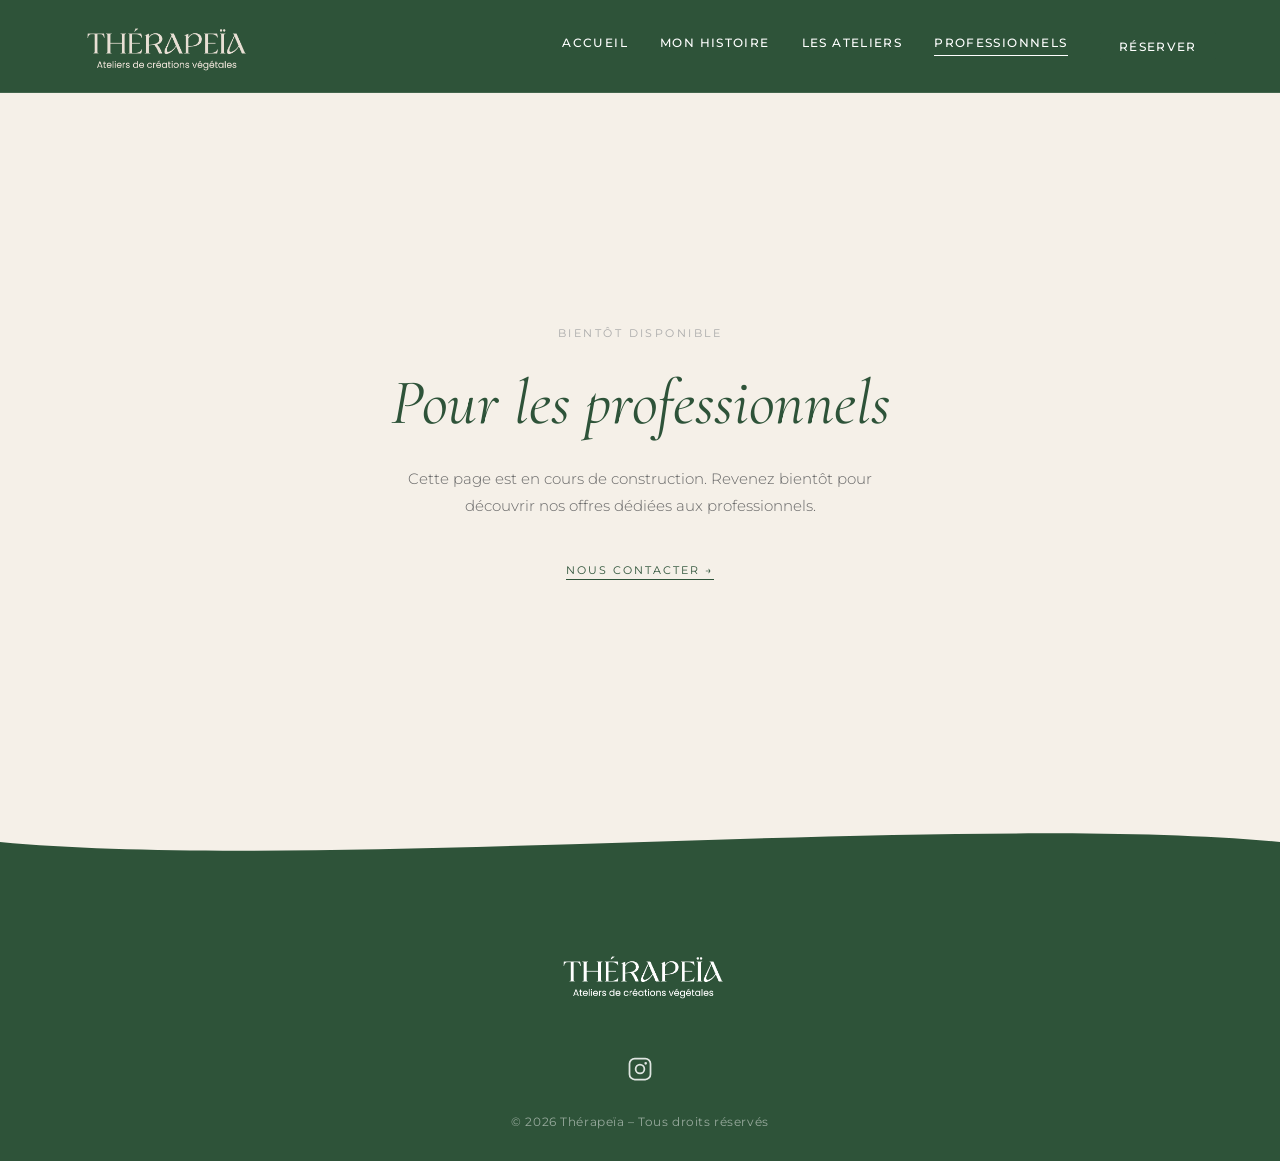
<file: professionnels.html>
<!DOCTYPE html>
<html lang="fr">
<head>
  <meta charset="UTF-8" />
  <meta name="viewport" content="width=device-width, initial-scale=1.0" />
  <title>Professionnels – Thérapeïa</title>
  <link rel="preconnect" href="https://fonts.googleapis.com" />
  <link rel="preconnect" href="https://fonts.gstatic.com" crossorigin />
  <link href="https://fonts.googleapis.com/css2?family=Cormorant+Garamond:ital,wght@0,400;0,500;0,600;0,700;1,400;1,600;1,700&family=Montserrat:wght@300;400;500;600&display=swap" rel="stylesheet" />
  <link rel="stylesheet" href="style.css" />
</head>
<body>

  <header class="navbar">
    <div class="navbar__inner">
      <a href="index.html" class="navbar__logo">
        <img src="images/LOGO/logo typo beige-19.png" alt="Thérapeïa" class="navbar__logo-img navbar__logo-img--default" />
        <img src="images/LOGO/logo typo vert-08.png" alt="Thérapeïa" class="navbar__logo-img navbar__logo-img--scrolled" />
      </a>
      <nav class="navbar__links">
        <a href="index.html">ACCUEIL</a>
        <a href="notre-histoire.html">MON HISTOIRE</a>
        <a href="ateliers.html">LES ATELIERS</a>
        <a href="professionnels.html" class="active">PROFESSIONNELS</a>
        <a href="reserver.html" class="btn-nav">RÉSERVER</a>
      </nav>
      <button class="navbar__burger" aria-label="Menu">
        <span></span><span></span><span></span>
      </button>
    </div>
  </header>

  <section style="min-height: 80vh; display: flex; align-items: center; justify-content: center; background: var(--cream); margin-top: 92px; text-align: center; padding: 4rem 5%;">
    <div>
      <span style="font-family: var(--font-sans); font-size: 0.7rem; letter-spacing: 0.22em; text-transform: uppercase; color: #aaa; display: block; margin-bottom: 1.5rem;">Bientôt disponible</span>
      <h1 style="font-family: var(--font-title); font-size: clamp(2.5rem, 5vw, 4rem); font-style: italic; font-weight: 400; color: var(--green-dark); margin: 0 0 1.5rem;">Pour les professionnels</h1>
      <p style="font-family: var(--font-sans); font-size: 0.95rem; font-weight: 300; color: #666; max-width: 480px; margin: 0 auto 2.5rem; line-height: 1.8;">Cette page est en cours de construction. Revenez bientôt pour découvrir nos offres dédiées aux professionnels.</p>
      <a href="reserver.html" style="font-family: var(--font-sans); font-size: 0.7rem; letter-spacing: 0.18em; text-transform: uppercase; color: var(--green-dark); text-decoration: none; border-bottom: 1px solid var(--green-dark); padding-bottom: 2px;">Nous contacter →</a>
    </div>
  </section>

  <footer class="footer">
    <div class="footer__wave">
      <svg viewBox="0 0 1440 80" preserveAspectRatio="none" xmlns="http://www.w3.org/2000/svg">
        <path d="M0,40 C360,80 1080,0 1440,40 L1440,80 L0,80 Z" fill="#2e5339"/>
      </svg>
    </div>
    <div class="footer__inner">
      <div class="footer__logo">
        <img src="images/LOGO/logo typo beige-19.png" alt="Thérapeïa" class="footer__logo-img" />
        <a class="footer__social" href="https://www.instagram.com/therapeiaa/?hl=fr" target="_blank" rel="noopener noreferrer" aria-label="Thérapeïa sur Instagram">
          <svg viewBox="0 0 256 256" fill="currentColor" xmlns="http://www.w3.org/2000/svg" aria-hidden="true">
            <path d="M128,80a48,48,0,1,0,48,48A48.05,48.05,0,0,0,128,80Zm0,80a32,32,0,1,1,32-32A32,32,0,0,1,128,160ZM176,24H80A56.06,56.06,0,0,0,24,80v96a56.06,56.06,0,0,0,56,56h96a56.06,56.06,0,0,0,56-56V80A56.06,56.06,0,0,0,176,24Zm40,152a40,40,0,0,1-40,40H80a40,40,0,0,1-40-40V80A40,40,0,0,1,80,40h96a40,40,0,0,1,40,40ZM192,76a12,12,0,1,1-12-12A12,12,0,0,1,192,76Z"/>
          </svg>
        </a>
      </div>
      <p class="footer__copy">© 2026 Thérapeïa – Tous droits réservés</p>
    </div>
  </footer>

  <script src="script.js"></script>
</body>
</html>
</file>
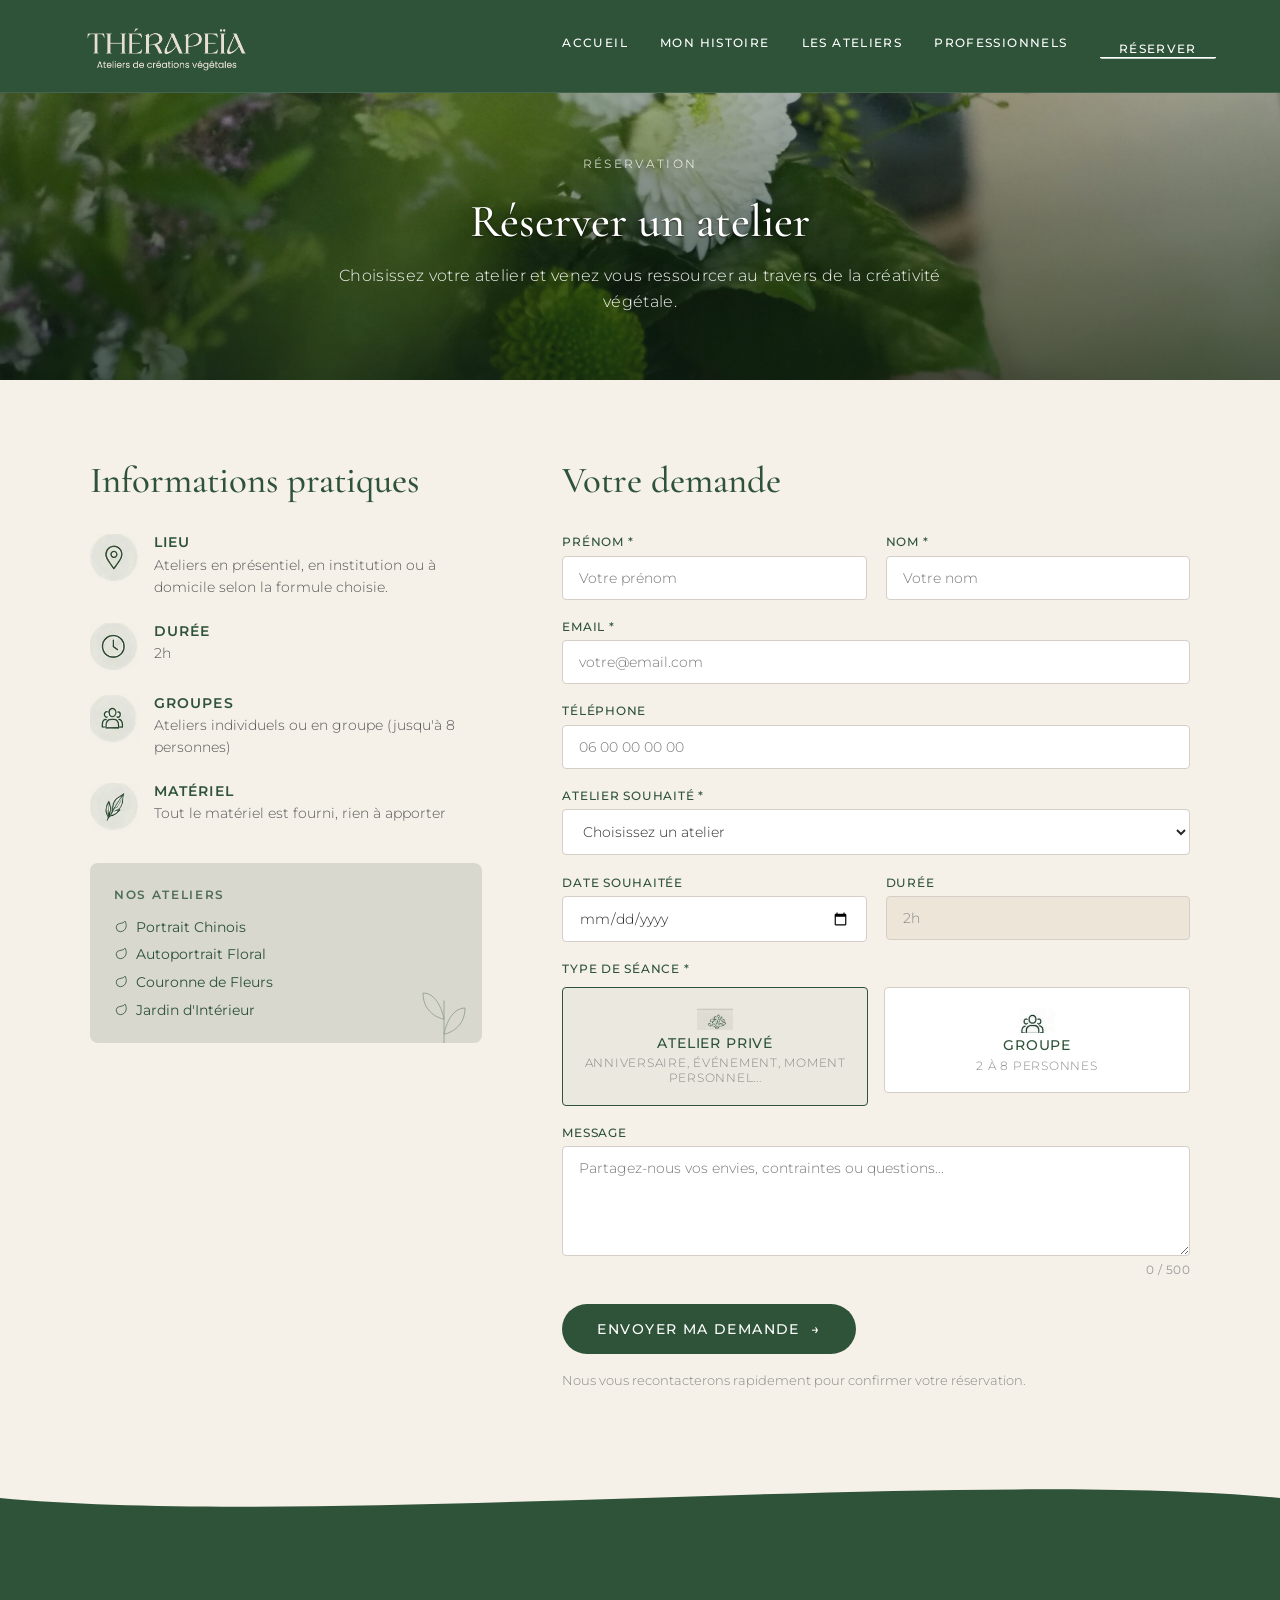
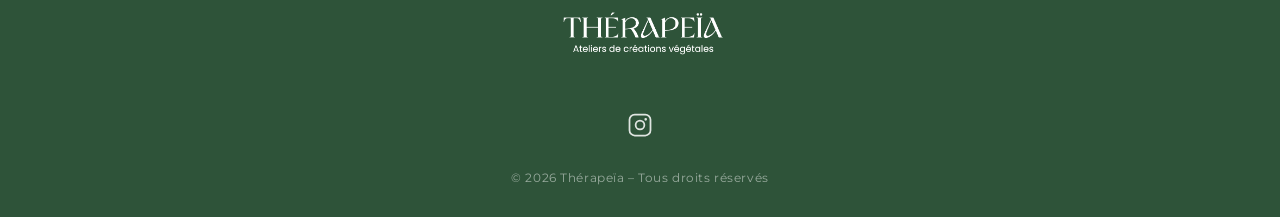
<file: reserver.html>
<!DOCTYPE html>
<html lang="fr">
<head>
  <meta charset="UTF-8" />
  <meta name="viewport" content="width=device-width, initial-scale=1.0" />
  <title>Réserver – Thérapeïa</title>
  <link rel="preconnect" href="https://fonts.googleapis.com" />
  <link rel="preconnect" href="https://fonts.gstatic.com" crossorigin />
  <link href="https://fonts.googleapis.com/css2?family=Cormorant+Garamond:ital,wght@0,400;0,500;0,600;0,700;1,400;1,600;1,700&family=Montserrat:wght@300;400;500;600&display=swap" rel="stylesheet" />
  <link rel="stylesheet" href="style.css" />
  <link rel="stylesheet" href="reserver.css" />
</head>
<body>

  <!-- NAVBAR -->
  <header class="navbar">
    <div class="navbar__inner">
      <a href="index.html" class="navbar__logo">
        <img src="images/LOGO/logo typo beige-19.png" alt="Thérapeïa" class="navbar__logo-img navbar__logo-img--default" />
        <img src="images/LOGO/logo typo vert-08.png" alt="Thérapeïa" class="navbar__logo-img navbar__logo-img--scrolled" />
      </a>
            <nav class="navbar__links">
          <a href="index.html">ACCUEIL</a>
          <a href="notre-histoire.html">MON HISTOIRE</a>
          <a href="ateliers.html">LES ATELIERS</a>
          <a href="professionnels.html">PROFESSIONNELS</a>
          <a href="reserver.html" class="btn-nav active">RÉSERVER</a>
        </nav>
      <button class="navbar__burger" aria-label="Menu">
        <span></span><span></span><span></span>
      </button>
    </div>
  </header>

  <!-- HERO RÉSERVER -->
  <section class="reserver-hero">
    <div class="reserver-hero__overlay"></div>
    <div class="reserver-hero__content">
      <span class="section-eyebrow section-eyebrow--light">Réservation</span>
      <h1>Réserver un atelier</h1>
      <p>Choisissez votre atelier et venez vous ressourcer au travers de la créativité végétale.</p>
    </div>
  </section>

  <!-- FORMULAIRE -->
  <section class="reserver-form-section">
    <div class="reserver-layout">

      <!-- INFOS -->
      <div class="reserver-info">
        <h2>Informations pratiques</h2>
        <div class="info-block">
          <span class="info-icon"><img src="assets/icons/icon-pin.png" alt="" /></span>
          <div>
            <strong>Lieu</strong>
            <p>Ateliers en présentiel, en institution ou à domicile selon la formule choisie.</p>
          </div>
        </div>
        <div class="info-block">
          <span class="info-icon"><img src="assets/icons/icon-clock.png" alt="" /></span>
          <div>
            <strong>Durée</strong>
            <p>2h</p>
          </div>
        </div>
        <div class="info-block">
          <span class="info-icon"><img src="assets/icons/icon-people.png" alt="" /></span>
          <div>
            <strong>Groupes</strong>
            <p>Ateliers individuels ou en groupe (jusqu'à 8 personnes)</p>
          </div>
        </div>
        <div class="info-block">
          <span class="info-icon"><img src="assets/icons/icon-leaf2.png" alt="" /></span>
          <div>
            <strong>Matériel</strong>
            <p>Tout le matériel est fourni, rien à apporter</p>
          </div>
        </div>

        <div class="ateliers-list">
          <svg class="ateliers-list__deco" viewBox="0 0 80 100" fill="none" xmlns="http://www.w3.org/2000/svg" aria-hidden="true">
            <path d="M40 95V30" stroke="#fff" stroke-width="1.2"/>
            <path d="M40 55C40 55 12 50 12 20C34 20 40 55 40 55Z" stroke="#fff" stroke-width="1.2"/>
            <path d="M40 75C40 75 68 70 68 40C46 40 40 75 40 75Z" stroke="#fff" stroke-width="1.2"/>
          </svg>
          <h3>Nos ateliers</h3>
          <ul>
            <li><svg viewBox="0 0 24 24" fill="none" xmlns="http://www.w3.org/2000/svg" aria-hidden="true"><path d="M11 20A7 7 0 0 1 9.8 6.1C15.5 5 17 4.48 19 2c1 2 2 4.18 2 8 0 5.5-4.78 10-10 10Z" stroke="currentColor" stroke-width="1.4"/></svg>Portrait Chinois</li>
            <li><svg viewBox="0 0 24 24" fill="none" xmlns="http://www.w3.org/2000/svg" aria-hidden="true"><path d="M11 20A7 7 0 0 1 9.8 6.1C15.5 5 17 4.48 19 2c1 2 2 4.18 2 8 0 5.5-4.78 10-10 10Z" stroke="currentColor" stroke-width="1.4"/></svg>Autoportrait Floral</li>
            <li><svg viewBox="0 0 24 24" fill="none" xmlns="http://www.w3.org/2000/svg" aria-hidden="true"><path d="M11 20A7 7 0 0 1 9.8 6.1C15.5 5 17 4.48 19 2c1 2 2 4.18 2 8 0 5.5-4.78 10-10 10Z" stroke="currentColor" stroke-width="1.4"/></svg>Couronne de Fleurs</li>
            <li><svg viewBox="0 0 24 24" fill="none" xmlns="http://www.w3.org/2000/svg" aria-hidden="true"><path d="M11 20A7 7 0 0 1 9.8 6.1C15.5 5 17 4.48 19 2c1 2 2 4.18 2 8 0 5.5-4.78 10-10 10Z" stroke="currentColor" stroke-width="1.4"/></svg>Jardin d'Intérieur</li>
          </ul>
        </div>
      </div>

      <!-- FORMULAIRE -->
      <div class="reserver-form">
        <h2>Votre demande</h2>
        <form onsubmit="handleSubmit(event)">
          <div class="form-row">
            <div class="form-group">
              <label for="prenom">Prénom *</label>
              <input type="text" id="prenom" name="prenom" placeholder="Votre prénom" required />
            </div>
            <div class="form-group">
              <label for="nom">Nom *</label>
              <input type="text" id="nom" name="nom" placeholder="Votre nom" required />
            </div>
          </div>

          <div class="form-group">
            <label for="email">Email *</label>
            <input type="email" id="email" name="email" placeholder="votre@email.com" required />
          </div>

          <div class="form-group">
            <label for="telephone">Téléphone</label>
            <input type="tel" id="telephone" name="telephone" placeholder="06 00 00 00 00" />
          </div>

          <div class="form-group">
            <label for="atelier">Atelier souhaité *</label>
            <select id="atelier" name="atelier" required>
              <option value="" disabled selected>Choisissez un atelier</option>
              <option>Portrait Chinois</option>
              <option>Autoportrait Floral</option>
              <option>Couronne de Fleurs</option>
              <option>Jardin d'Intérieur</option>
            </select>
          </div>

          <div class="form-row">
            <div class="form-group">
              <label for="date">Date souhaitée</label>
              <input type="date" id="date" name="date" />
            </div>
            <div class="form-group">
              <label>Durée</label>
              <input type="text" value="2h" readonly class="input-readonly" />
            </div>
          </div>

          <div class="form-group">
            <label>Type de séance *</label>
            <div class="radio-group">
              <label class="radio-option">
                <input type="radio" name="seance" id="seance-privee" value="privee" checked />
                <span class="radio-box">
                  <span class="radio-icon"><img src="assets/icons/icon-flower-cluster.png" alt="" /></span>
                  <span class="radio-label">Atelier privé</span>
                  <span class="radio-sub">Anniversaire, événement, moment personnel...</span>
                </span>
              </label>
              <label class="radio-option">
                <input type="radio" name="seance" id="seance-groupe" value="groupe" />
                <span class="radio-box">
                  <span class="radio-icon"><img src="assets/icons/icon-people-plain.png" alt="" /></span>
                  <span class="radio-label">Groupe</span>
                  <span class="radio-sub">2 à 8 personnes</span>
                </span>
              </label>
            </div>
          </div>

          <div class="form-group" id="groupe-field" style="display:none;">
            <label for="nb-participants">Nombre de participants *</label>
            <input type="number" id="nb-participants" name="nb-participants" min="2" max="8" placeholder="Entre 2 et 8" />
          </div>

          <div class="form-group">
            <label for="message">Message</label>
            <textarea id="message" name="message" rows="4" maxlength="500" placeholder="Partagez-nous vos envies, contraintes ou questions..."></textarea>
            <span class="char-counter"><span id="message-count">0</span> / 500</span>
          </div>

          <button type="submit" class="btn-submit">Envoyer ma demande <span aria-hidden="true">→</span></button>
          <p class="reserver-form__note">Nous vous recontacterons rapidement pour confirmer votre réservation.</p>
        </form>
        <div class="form-success" id="form-success">
          <span>🌿</span>
          <p>Merci pour votre message ! Nous reviendrons vers vous très rapidement.</p>
        </div>
      </div>

    </div>
  </section>

  <!-- FOOTER -->
  <footer class="footer">
    <div class="footer__wave">
      <svg viewBox="0 0 1440 80" preserveAspectRatio="none" xmlns="http://www.w3.org/2000/svg">
        <path d="M0,40 C360,80 1080,0 1440,40 L1440,80 L0,80 Z" fill="#2e5339"/>
      </svg>
    </div>
    <div class="footer__inner">
      <div class="footer__logo">
        <img src="images/LOGO/logo typo beige-19.png" alt="Thérapeïa" class="footer__logo-img" />
        <a class="footer__social" href="https://www.instagram.com/therapeiaa/?hl=fr" target="_blank" rel="noopener noreferrer" aria-label="Thérapeïa sur Instagram">
          <svg viewBox="0 0 256 256" fill="currentColor" xmlns="http://www.w3.org/2000/svg" aria-hidden="true">
            <path d="M128,80a48,48,0,1,0,48,48A48.05,48.05,0,0,0,128,80Zm0,80a32,32,0,1,1,32-32A32,32,0,0,1,128,160ZM176,24H80A56.06,56.06,0,0,0,24,80v96a56.06,56.06,0,0,0,56,56h96a56.06,56.06,0,0,0,56-56V80A56.06,56.06,0,0,0,176,24Zm40,152a40,40,0,0,1-40,40H80a40,40,0,0,1-40-40V80A40,40,0,0,1,80,40h96a40,40,0,0,1,40,40ZM192,76a12,12,0,1,1-12-12A12,12,0,0,1,192,76Z"/>
          </svg>
        </a>
      </div>
      <p class="footer__copy">© 2026 Thérapeïa – Tous droits réservés</p>
    </div>
  </footer>

  <script src="script.js"></script>
  <script>
    function handleSubmit(e) {
      e.preventDefault();
      document.querySelector('.reserver-form form').style.display = 'none';
      document.getElementById('form-success').style.display = 'flex';
    }

    const messageField = document.getElementById('message');
    const messageCount = document.getElementById('message-count');
    if (messageField && messageCount) {
      messageField.addEventListener('input', () => {
        messageCount.textContent = messageField.value.length;
      });
    }
  </script>
</body>
</html>
</file>
<file: style.css>
/* ─────────────────────────────────────────
   RESET & BASE
───────────────────────────────────────── */
*, *::before, *::after { box-sizing: border-box; margin: 0; padding: 0; }

@font-face {
  font-family: 'Selvia Genatu';
  src: url('fonts/SelviaGenatu.woff2') format('woff2'),
       url('fonts/SelviaGenatu.woff') format('woff'),
       url('fonts/SelviaGenatu.ttf') format('truetype'),
       url('fonts/SelviaGenatu.otf') format('opentype');
  font-weight: normal;
  font-style: normal;
}

:root {
  --green-dark:  #2e5339;
  --green-mid:   #3a6b47;
  --cream:       #f5f0e8;
  --cream-dark:  #ede5d8;
  --brown:       #7a5c3e;
  --text-dark:   #2b2b2b;
  --text-light:  #ffffff;
  --font-title:  'Cormorant Garamond', Georgia, serif;
  --font-serif:  'Cormorant Garamond', Georgia, serif;
  --font-sans:   'Montserrat', sans-serif;
}

html { scroll-behavior: smooth; }

body {
  font-family: var(--font-sans);
  font-weight: 400;
  color: var(--text-dark);
  background: var(--cream);
  overflow-x: hidden;
}

a { text-decoration: none; color: inherit; }
img { display: block; max-width: 100%; }

.container {
  width: 90%;
  max-width: 1360px;
  margin: 0 auto;
}

/* ─────────────────────────────────────────
   NAVBAR
───────────────────────────────────────── */
.navbar {
  position: fixed;
  top: 0; left: 0; right: 0;
  z-index: 100;
  padding: 0 5%;
  background: var(--green-dark);
  border-bottom: 1px solid rgba(255,255,255,0.1);
  border-radius: 0;
  transition: background 0.3s, top 0.3s, width 0.3s, border-radius 0.3s, box-shadow 0.3s;
}

.navbar.scrolled {
  top: 14px;
  left: 50%;
  right: auto;
  transform: translateX(-50%);
  width: 92%;
  max-width: 1360px;
  border-radius: 14px;
  background: rgba(255,255,255,0.95);
  border-bottom: none;
  box-shadow: 0 10px 30px rgba(20,40,25,0.15);
}

.navbar.scrolled .navbar__links a,
.navbar.scrolled .navbar__logo-text {
  color: var(--green-dark);
}

.navbar__inner {
  display: flex;
  align-items: center;
  justify-content: space-between;
  height: 92px;
  max-width: 1360px;
  margin: 0 auto;
  transition: height 0.3s;
}

.navbar.scrolled .navbar__inner {
  height: 62px;
}

.navbar__logo {
  display: flex;
  align-items: center;
  gap: 10px;
}

.navbar__logo .navbar__logo-img {
  height: 110px;
  width: auto;
  transition: height 0.3s;
}

.navbar.scrolled .navbar__logo-img {
  height: 50px;
}

.navbar__logo-img--scrolled { display: none; }
.navbar.scrolled .navbar__logo-img--default { display: none; }
.navbar.scrolled .navbar__logo-img--scrolled { display: block; }

.navbar__logo-text {
  font-family: var(--font-serif);
  font-size: 1.35rem;
  font-weight: 500;
  letter-spacing: 0.12em;
  color: var(--text-light);
}

.navbar__links {
  display: flex;
  align-items: center;
  gap: 2rem;
}

.navbar__links a {
  position: relative;
  font-size: 0.72rem;
  letter-spacing: 0.12em;
  font-weight: 500;
  color: var(--text-light);
  transition: opacity 0.2s;
  padding-bottom: 6px;
}

.navbar__links a:hover { opacity: 0.7; }

.navbar__links a.active::after {
  content: '';
  position: absolute;
  left: 0;
  right: 0;
  bottom: 0;
  height: 1px;
  background: currentColor;
}

.btn-nav {
  background: var(--green-dark);
  color: var(--text-light) !important;
  padding: 0.5rem 1.2rem;
  border-radius: 2px;
  transition: background 0.2s !important;
}

.btn-nav:hover { background: var(--green-mid) !important; opacity: 1 !important; }

.navbar__burger {
  display: none;
  flex-direction: column;
  gap: 5px;
  background: none;
  border: none;
  cursor: pointer;
  padding: 4px;
}
.navbar__burger span {
  display: block;
  width: 24px;
  height: 2px;
  background: #fff;
  border-radius: 2px;
  transition: 0.3s;
}

/* ─────────────────────────────────────────
   HERO
───────────────────────────────────────── */
.hero {
  position: relative;
  min-height: 60vh;
  background: url('images/fond.jpg') center center / cover no-repeat;
  display: flex;
  align-items: center;
  justify-content: center;
  text-align: center;
  background-color: #3a5c3a;
  padding: 92px 1rem 3rem;
}

.hero--home {
  background-image: url('images/home-hero.jpg');
  background-position: center 65%;
  border-radius: 0 0 50% 50% / 0 0 12px 12px;
  overflow: hidden;
}

.hero--home .hero__overlay {
  background: linear-gradient(
    to bottom,
    rgba(8,20,12,0.18) 0%,
    rgba(8,20,12,0.5) 45%,
    rgba(8,20,12,0.85) 100%
  );
}

.hero__overlay {
  position: absolute;
  inset: 0;
  background: linear-gradient(
    to bottom,
    rgba(30,60,35,0.35) 0%,
    rgba(20,45,25,0.55) 100%
  );
}

.hero__content {
  position: relative;
  z-index: 2;
  color: #fff;
  padding: 0 1rem;
  display: flex;
  flex-direction: column;
  align-items: center;
  gap: 1.1rem;
}

.hero__logo {
  width: 170px;
  height: auto;
}

.hero__title {
  font-family: "Cormorant Garamond", serif;
  font-size: clamp(44px, 4.05vw, 62px);
  font-weight: 400;
  line-height: 0.88;
  letter-spacing: -1.2px;
  color: #f7f5ef;
  text-align: center;
  margin: 0;
  text-shadow: 0 1px 2px rgba(0,0,0,0.75), 0 4px 24px rgba(0,0,0,0.55);
}

.hero__title em {
  display: block;
  font-family: "Cormorant Garamond", serif;
  font-style: italic;
  font-weight: 400;
  margin-top: 8px;
}

.hero__sub {
  font-family: var(--font-sans);
  font-size: clamp(1rem, 1.8vw, 1.3rem);
  letter-spacing: 0.08em;
  font-weight: 300;
  opacity: 0.95;
  margin: 0 0 0.4rem;
  text-shadow: 0 1px 2px rgba(0,0,0,0.7), 0 2px 14px rgba(0,0,0,0.4);
}

.hero__wave {
  position: absolute;
  bottom: -1px;
  left: 0; right: 0;
  line-height: 0;
  z-index: 3;
}

.hero__wave svg { width: 100%; height: 80px; }

/* ─────────────────────────────────────────
   BARRE D'ATOUTS
───────────────────────────────────────── */
.stats-bar-wrap {
  position: relative;
  z-index: 5;
  margin-top: -60px;
  padding: 0 5%;
}

.stats-bar {
  max-width: 1360px;
  margin: 0 auto;
  background: #F5F0E8;
  border-radius: 18px;
  box-shadow: 0 20px 45px rgba(20,40,25,0.15);
  display: flex;
  align-items: center;
  padding: 2rem 1.5rem;
}

.stats-bar__item {
  flex: 1;
  display: flex;
  align-items: center;
  gap: 1rem;
  padding: 0 1.3rem;
  text-align: left;
}

.stats-bar__item + .stats-bar__item {
  border-left: 1px solid rgba(46,83,57,0.15);
}

.stats-bar__icon {
  width: 70px;
  height: 70px;
  border-radius: 50%;
  background: #EDE5D8;
  display: flex;
  align-items: center;
  justify-content: center;
  flex-shrink: 0;
  color: #315B45;
}

.stats-bar__icon svg { width: 32px; height: 32px; }

.stats-bar__text h3 {
  font-family: "DM Sans", sans-serif;
  font-size: 16px;
  font-weight: 400;
  color: #315B45;
  margin-bottom: 0.3rem;
}

.stats-bar__text p {
  font-family: "DM Sans", sans-serif;
  font-size: 14px;
  line-height: 1.5;
  color: #8B8175;
  font-weight: 400;
}

/* ─────────────────────────────────────────
   LES ATELIERS – TEASER
───────────────────────────────────────── */
.ateliers-teaser {
  background: var(--cream);
  padding: 6rem 0 6rem;
  scroll-margin-top: 90px;
}

.ateliers-teaser__grid {
  display: grid;
  grid-template-columns: 0.7fr 2.3fr;
  gap: 3rem;
  align-items: center;
}

.ateliers-teaser__text h2 {
  font-family: var(--font-title);
  font-size: clamp(2rem, 3.2vw, 2.6rem);
  font-weight: 400;
  line-height: 1.22;
  color: var(--text-dark);
  margin: 0.5rem 0 1.2rem;
}

.ateliers-teaser__text h2 em {
  font-style: italic;
  color: var(--green-dark);
}

.ateliers-teaser__text p {
  font-size: 0.9rem;
  line-height: 1.75;
  color: #555;
  font-weight: 300;
  margin-bottom: 1.8rem;
  max-width: 320px;
}

.btn-primary-green {
  display: inline-flex;
  align-items: center;
  gap: 0.5rem;
  background: var(--green-dark);
  color: #fff;
  padding: 0.85rem 1.6rem;
  border-radius: 4px;
  font-size: 0.76rem;
  letter-spacing: 0.06em;
  font-weight: 500;
  transition: background 0.25s;
}
.btn-primary-green:hover { background: var(--green-mid); }

.ateliers-teaser__cards {
  display: grid;
  grid-template-columns: repeat(4, 1fr);
  gap: 1.2rem;
}

.teaser-card {
  display: block;
  border-radius: 10px;
  overflow: hidden;
  background: #fff;
  box-shadow: 0 8px 24px rgba(20,40,25,0.08);
  transition: transform 0.3s ease, box-shadow 0.3s ease;
}

.teaser-card:hover {
  transform: translateY(-4px);
  box-shadow: 0 14px 32px rgba(20,40,25,0.14);
}

.teaser-card__img {
  aspect-ratio: 4 / 3;
  overflow: hidden;
}

.teaser-card__img img {
  width: 100%;
  height: 100%;
  object-fit: cover;
  transition: transform 0.5s ease;
}

.teaser-card:hover .teaser-card__img img { transform: scale(1.05); }

.teaser-card__label {
  display: flex;
  align-items: center;
  justify-content: space-between;
  gap: 0.6rem;
  padding: 0.9rem 1rem;
}

.teaser-card__label h3 {
  font-family: var(--font-sans);
  font-size: 0.84rem;
  font-weight: 500;
  color: var(--text-dark);
}

.teaser-card__label span:not(.teaser-card__arrow) {
  display: block;
  font-size: 0.7rem;
  color: #8a8a8a;
  margin-top: 0.15rem;
}

.teaser-card__arrow {
  font-size: 1rem;
  color: var(--green-dark);
  flex-shrink: 0;
}

.link-discover {
  font-size: 0.78rem;
  letter-spacing: 0.06em;
  color: var(--text-light);
  border-bottom: none;
  display: inline-block;
  transition: opacity 0.2s;
}
.link-discover:hover { opacity: 0.65; }
.link-discover.dark  { color: var(--green-dark); }

/* ─────────────────────────────────────────
   WAVE SEPARATORS
───────────────────────────────────────── */
.wave-sep {
  line-height: 0;
  display: block;
}
.wave-sep svg {
  width: 100%;
  height: 70px;
  display: block;
}
.wave-cream-to-dark   { background: var(--cream); }
.wave-dark-to-cream   { background: var(--cream-dark); }

.section-eyebrow {
  display: block;
  font-size: 0.72rem;
  letter-spacing: 0.2em;
  text-transform: uppercase;
  color: var(--green-dark);
  opacity: 0.6;
  margin-bottom: 0.5rem;
}

.section-eyebrow--light {
  color: var(--text-light);
  opacity: 0.75;
}

/* ─────────────────────────────────────────
   BADGE CIRCULAIRE
───────────────────────────────────────── */
.badge-circle {
  width: 150px;
  height: 150px;
  border-radius: 50%;
  background: var(--cream-dark);
  display: flex;
  flex-direction: column;
  align-items: center;
  justify-content: center;
  gap: 0.1rem;
  text-align: center;
  padding: 1rem;
  box-shadow: 0 10px 30px rgba(20,40,25,0.12);
  flex-shrink: 0;
}

.badge-circle span {
  font-family: var(--font-sans);
  font-size: 0.68rem;
  letter-spacing: 0.06em;
  text-transform: uppercase;
  font-weight: 500;
  color: var(--green-dark);
  line-height: 1.35;
}

.badge-circle svg,
.badge-circle img {
  width: 18px;
  height: 18px;
  color: var(--green-dark);
  margin-top: 0.4rem;
}

/* ─────────────────────────────────────────
   À PROPOS TEASER
───────────────────────────────────────── */
.apropos-wrap {
  background: var(--cream);
  padding: 5rem 5%;
}

.apropos {
  display: grid;
  grid-template-columns: 0.85fr 1.15fr;
  gap: 4rem;
  align-items: center;
  max-width: 1360px;
  margin: 0 auto;
}

.apropos__img {
  overflow: hidden;
  border-radius: 4px;
  aspect-ratio: 4 / 3;
}

.apropos__img img {
  width: 100%;
  height: 100%;
  object-fit: cover;
  object-position: center 30%;
}

.apropos__text {
  display: flex;
  flex-direction: column;
  justify-content: center;
  gap: 1.4rem;
}

.apropos__quote {
  font-family: var(--font-title);
  font-size: clamp(1.5rem, 2.5vw, 2rem);
  font-style: italic;
  font-weight: 400;
  color: var(--green-dark);
  border-left: 3px solid var(--green-dark);
  padding-left: 1rem;
  line-height: 1.4;
  margin: 0;
}

.apropos__text p {
  font-size: 0.9rem;
  line-height: 1.9;
  color: #3a3a3a;
  font-weight: 300;
  max-width: 440px;
}

.btn-text {
  display: inline-block;
  font-size: 0.78rem;
  letter-spacing: 0.1em;
  font-weight: 500;
  color: var(--green-dark);
  border-bottom: 1px solid var(--green-dark);
  padding-bottom: 2px;
  width: fit-content;
  transition: opacity 0.2s;
}
.btn-text:hover { opacity: 0.6; }

/* ─────────────────────────────────────────
   CTA SECTION
───────────────────────────────────────── */
.cta-section {
  background: var(--green-dark);
  padding: 6rem 1rem;
  text-align: center;
  position: relative;
  overflow: hidden;
  border-radius: 0 0 50% 50% / 0 0 12px 12px;
}

.cta-section__dip {
  position: absolute;
  top: -1px;
  left: 0; right: 0;
  line-height: 0;
  z-index: 2;
}
.cta-section__dip svg { width: 100%; height: 24px; display: block; }

.cta-section::before {
  content: '';
  position: absolute;
  inset: 0;
  background: radial-gradient(ellipse at center, rgba(255,255,255,0.04) 0%, transparent 70%);
  pointer-events: none;
}

.cta-section__inner {
  position: relative;
  z-index: 1;
  display: flex;
  flex-direction: column;
  align-items: center;
  gap: 1.6rem;
}

.cta-eyebrow {
  font-size: 0.72rem;
  letter-spacing: 0.22em;
  text-transform: uppercase;
  color: rgba(255,255,255,0.55);
}

.cta-section__inner h2 {
  font-family: var(--font-title);
  font-size: clamp(2.8rem, 5.5vw, 5rem);
  font-style: italic;
  font-weight: 400;
  color: #fff;
  line-height: 1.2;
}

.btn-cta {
  display: inline-block;
  margin-top: 0.5rem;
  padding: 0.75rem 2.2rem;
  border: 1px solid rgba(255,255,255,0.6);
  color: #fff;
  font-size: 0.72rem;
  letter-spacing: 0.18em;
  font-weight: 500;
  text-transform: uppercase;
  border-radius: 2px;
  transition: background 0.25s, border-color 0.25s;
}
.btn-cta:hover {
  background: rgba(255,255,255,0.1);
  border-color: #fff;
}

/* ─────────────────────────────────────────
   FOOTER
───────────────────────────────────────── */
.footer {
  background: var(--cream);
  position: relative;
  text-align: center;
}

.footer__wave {
  line-height: 0;
  margin-bottom: -1px;
}
.footer__wave svg { width: 100%; height: 60px; }

.footer__inner {
  background: var(--green-dark);
  padding: 3rem 1rem 2rem;
  color: var(--text-light);
}

.footer__dip {
  position: absolute;
  top: -1px;
  left: 0; right: 0;
  z-index: 2;
  line-height: 0;
}
.footer__dip svg { width: 100%; height: 24px; display: block; }

.footer__logo {
  display: flex;
  flex-direction: column;
  align-items: center;
  gap: 0.4rem;
  margin-bottom: 1rem;
}

.footer__logo-img {
  height: 110px;
  width: auto;
  filter: brightness(1.3);
}

.footer__logo-text {
  font-family: var(--font-serif);
  font-size: 1.5rem;
  font-weight: 500;
  letter-spacing: 0.15em;
}

.footer__tagline {
  font-size: 0.72rem;
  letter-spacing: 0.1em;
  opacity: 0.75;
}

.footer__social {
  display: inline-flex;
  align-items: center;
  justify-content: center;
  width: 44px;
  height: 44px;
  margin-top: 0.7rem;
  color: var(--text-light);
  opacity: 0.85;
  transition: opacity 0.2s, transform 0.2s;
}

.footer__social svg {
  width: 28px;
  height: 28px;
}

.footer__social:hover {
  opacity: 1;
  transform: translateY(-2px);
}

.footer__copy {
  font-size: 0.72rem;
  opacity: 0.5;
  margin-top: 1.5rem;
  letter-spacing: 0.05em;
}

/* ─────────────────────────────────────────
   SCROLL ANIMATIONS
───────────────────────────────────────── */
.animate {
  opacity: 0;
  transform: translateY(22px);
  transition: opacity 0.65s ease, transform 0.65s ease;
}
.animate.visible {
  opacity: 1;
  transform: translateY(0);
}
.animate--delay-1 { transition-delay: 0.1s; }
.animate--delay-2 { transition-delay: 0.2s; }
.animate--delay-3 { transition-delay: 0.3s; }

/* ─────────────────────────────────────────
   LIGHTBOX
───────────────────────────────────────── */
.lightbox {
  position: fixed;
  inset: 0;
  z-index: 2000;
  display: flex;
  align-items: center;
  justify-content: center;
  opacity: 0;
  pointer-events: none;
  transition: opacity 0.3s ease;
}
.lightbox.active {
  opacity: 1;
  pointer-events: all;
}
.lightbox__backdrop {
  position: absolute;
  inset: 0;
  background: rgba(0,0,0,0.88);
}
.lightbox__img-wrap {
  position: relative;
  z-index: 1;
}
.lightbox__img {
  max-width: 88vw;
  max-height: 82vh;
  object-fit: contain;
  display: block;
  border-radius: 2px;
}
.lightbox__close {
  position: fixed;
  top: 1.2rem;
  right: 1.5rem;
  z-index: 2;
  background: none;
  border: none;
  color: #fff;
  font-size: 1.6rem;
  cursor: pointer;
  opacity: 0.65;
  transition: opacity 0.2s;
  line-height: 1;
  padding: 0.4rem;
}
.lightbox__close:hover { opacity: 1; }
.lightbox__prev,
.lightbox__next {
  position: fixed;
  top: 50%;
  transform: translateY(-50%);
  z-index: 2;
  background: rgba(255,255,255,0.07);
  border: 1px solid rgba(255,255,255,0.15);
  color: #fff;
  font-size: 2.2rem;
  cursor: pointer;
  opacity: 0.75;
  transition: opacity 0.2s, background 0.2s;
  line-height: 1;
  padding: 0.6rem 1rem;
  border-radius: 2px;
}
.lightbox__prev { left: 1rem; }
.lightbox__next { right: 1rem; }
.lightbox__prev:hover,
.lightbox__next:hover { opacity: 1; background: rgba(255,255,255,0.15); }
.lightbox__counter {
  position: fixed;
  bottom: 1.4rem;
  left: 50%;
  transform: translateX(-50%);
  z-index: 2;
  color: rgba(255,255,255,0.55);
  font-size: 0.75rem;
  letter-spacing: 0.15em;
  font-family: var(--font-sans);
}
.real-img { cursor: pointer; }

/* ─────────────────────────────────────────
   RESPONSIVE
───────────────────────────────────────── */

/* ── Burger animation ── */
.navbar__burger span {
  transition: transform 0.3s ease, opacity 0.3s ease;
}
.navbar__burger.open span:nth-child(1) { transform: translateY(7px) rotate(45deg); }
.navbar__burger.open span:nth-child(2) { opacity: 0; transform: scaleX(0); }
.navbar__burger.open span:nth-child(3) { transform: translateY(-7px) rotate(-45deg); }

/* ── Tablet large ── */
@media (max-width: 1100px) {
  .ateliers-teaser__grid { grid-template-columns: 1fr; gap: 2.5rem; }
  .ateliers-teaser__text p { max-width: 100%; }
}

/* ── Tablet ── */
@media (max-width: 900px) {
  .apropos { grid-template-columns: 1fr; gap: 2.5rem; }
  .apropos__img { aspect-ratio: 16 / 9; }
  .apropos__text p { max-width: 100%; }
  .stats-bar { flex-wrap: wrap; gap: 1.6rem 0; }
  .stats-bar__item { flex: 1 1 50%; padding: 0 1rem; }
  .stats-bar__item:nth-child(3) { border-left: none; }
  .hero { min-height: 56vh; }
  .hero__logo { width: 90px; }
  .hero__content { gap: 0.9rem; }
}

/* ── Laptop (écrans peu hauts) ── */
@media (max-height: 760px) and (min-width: 901px) {
  .hero { min-height: 460px; padding: 100px 1rem 2rem; }
  .hero__logo { width: 90px; }
  .hero__content { gap: 0.8rem; }
}

/* ── Mobile nav (tablettes + grands smartphones) ── */
@media (max-width: 860px) {
  .navbar__links { display: none; }
  .navbar__burger { display: flex; }

  .navbar__links.open {
    display: flex;
    flex-direction: column;
    position: fixed;
    top: 92px; left: 0; right: 0;
    background: var(--green-dark);
    padding: 2rem 1.5rem;
    gap: 1.6rem;
    align-items: center;
    z-index: 99;
    border-top: 1px solid rgba(255,255,255,0.1);
    box-shadow: 0 8px 24px rgba(0,0,0,0.18);
  }

  .navbar__links.open a,
  .navbar.scrolled .navbar__links.open a {
    font-size: 0.88rem;
    letter-spacing: 0.14em;
    color: var(--text-light);
  }

  .navbar__links.open .btn-nav {
    padding: 0.65rem 2rem;
    font-size: 0.8rem;
  }

  .navbar.scrolled .navbar__links.open {
    top: 76px;
    left: 4%;
    right: 4%;
    border-radius: 0 0 14px 14px;
  }
}

/* ── Tablet cards (4 cols → 2 cols à partir de 768px) ── */
@media (max-width: 768px) {
  .ateliers-teaser__cards { grid-template-columns: repeat(2, 1fr); gap: 1.2rem; }
}

/* ── Mobile ── */
@media (max-width: 700px) {
  .apropos-wrap { padding: 3rem 5%; }
  .apropos { gap: 2rem; }
  .cta-section { padding: 4rem 1.5rem; }
  .cta-section__inner h2 { font-size: 2.4rem; }

  .ateliers-teaser { padding: 3.5rem 0 4rem; }
  .stats-bar { flex-direction: column; align-items: stretch; gap: 1.4rem; padding: 1.8rem 1.5rem; }
  .stats-bar__item,
  .stats-bar__item:nth-child(3) { border-left: none; padding: 0; }
  .stats-bar__item + .stats-bar__item { border-top: 1px solid rgba(46,83,57,0.15); padding-top: 1.4rem; }
}

/* ── Small mobile ── */
@media (max-width: 480px) {
  .hero { min-height: 68vh; padding: 92px 1rem 2.5rem; }
  .hero--home { border-radius: 0 0 50% 50% / 0 0 7px 7px; }
  .hero__logo { width: 68px; }
  .hero__content { gap: 0.7rem; }
  .hero__sub { font-size: 0.9rem; }
  .ateliers-teaser__cards { grid-template-columns: 1fr; }
  .apropos__quote { font-size: 1.3rem; }
  .footer__inner { padding: 2.5rem 1rem 1.5rem; }
  .footer__logo-img { height: 100px; }
  .cta-section__inner h2 { font-size: 2rem; }
  .stats-bar-wrap { margin-top: -40px; padding: 0 4%; }
}
</file>
<file: ateliers.css>
/* ── PAGE HERO ── */
.page-hero {
  position: relative;
  min-height: 32vh;
  text-align: center;
  background: url('images/fond.jpg') center 35% / cover no-repeat;
  background-color: var(--green-dark);
  margin-top: 92px;
  padding: 3rem 6%;
  display: flex;
  align-items: center;
  justify-content: center;
  overflow: hidden;
}

.page-hero__overlay {
  position: absolute;
  inset: 0;
  z-index: 1;
  background: linear-gradient(to bottom, rgba(20,45,25,0.32) 0%, rgba(14,32,18,0.7) 100%);
}

.page-hero__content {
  position: relative;
  z-index: 2;
  display: flex;
  flex-direction: column;
  align-items: center;
  gap: 0.9rem;
  max-width: 700px;
}

.page-hero h1 {
  font-family: var(--font-title);
  font-size: clamp(2.1rem, 3.6vw, 3.1rem);
  font-weight: 500;
  font-style: normal;
  line-height: 1.2;
  color: #fff;
  text-shadow: 0 1px 2px rgba(0,0,0,0.6), 0 4px 20px rgba(0,0,0,0.4);
}

.page-hero__tagline {
  font-size: 0.78rem;
  letter-spacing: 0.22em;
  text-transform: uppercase;
  font-weight: 500;
  color: #fff;
  opacity: 0.9;
}

.btn-frosted {
  display: inline-flex;
  align-items: center;
  gap: 0.6rem;
  margin-top: 0.4rem;
  padding: 0.85rem 1.7rem;
  background: rgba(255,255,255,0.9);
  backdrop-filter: blur(6px);
  -webkit-backdrop-filter: blur(6px);
  color: var(--green-dark);
  font-family: var(--font-sans);
  font-size: 0.76rem;
  letter-spacing: 0.1em;
  font-weight: 500;
  text-transform: uppercase;
  border-radius: 30px;
  transition: background 0.2s, transform 0.2s;
}

.btn-frosted:hover {
  background: #fff;
  transform: translateY(-2px);
}

/* ── INTRO ── */
.ateliers-intro {
  position: relative;
  background: var(--cream);
  padding: 4.5rem 0 3.5rem;
  overflow: hidden;
}

.ateliers-intro__grid {
  display: flex;
  flex-direction: column;
  gap: 1.2rem;
}

.ateliers-intro__heading h2 {
  font-family: var(--font-title);
  font-size: clamp(2.2rem, 3.6vw, 3.1rem);
  font-style: normal;
  font-weight: 500;
  color: var(--green-dark);
  line-height: 1.15;
  margin: 0;
}

.ateliers-intro__body p {
  font-size: 0.95rem;
  line-height: 1.95;
  color: #3a3a3a;
  font-weight: 300;
  margin-bottom: 1.1rem;
}

.ateliers-intro__body p:last-child { margin-bottom: 0; }

.btn-atelier {
  display: inline-flex;
  align-items: center;
  gap: 0.6rem;
  align-self: flex-start;
  margin-top: 0.4rem;
  padding: 0.8rem 1.6rem;
  background: var(--green-dark);
  color: #fff;
  font-family: var(--font-sans);
  font-size: 0.74rem;
  letter-spacing: 0.08em;
  text-transform: uppercase;
  font-weight: 500;
  border-radius: 30px;
  transition: background 0.2s, transform 0.2s;
}

.btn-atelier:hover {
  background: var(--green-mid);
  transform: translateY(-2px);
}

@media (max-width: 768px) {
  .ateliers-intro { padding: 3rem 0 2.5rem; }
  .ateliers-intro__heading h2 {
    font-size: 1.6rem;
    white-space: normal;
  }
  .page-hero__tagline { font-size: 0.7rem; }
}


/* ── SECTIONS ── */
.ateliers-section {
  padding: 5rem 0 6rem;
  background: var(--cream-dark);
}

/* ── ALTERNATING ROWS ── */
.ateliers-alt-list {
  display: flex;
  flex-direction: column;
}

.atelier-row {
  position: relative;
  display: grid;
  grid-template-columns: 1fr 1fr;
}

.atelier-row--reverse .atelier-row__img-wrap { order: 2; }
.atelier-row--reverse .atelier-row__body { order: 1; }

.atelier-row__img-wrap {
  position: relative;
  padding: 24px 0 0 24px;
}

.atelier-row__offset {
  position: absolute;
  top: 0;
  left: 0;
  width: 65%;
  height: 55%;
  background: rgba(46,83,57,0.28);
  z-index: 0;
}

.atelier-row__img {
  position: relative;
  z-index: 1;
  overflow: hidden;
  aspect-ratio: 4 / 5;
  max-height: none;
}

.atelier-row__img img {
  width: 100%;
  height: 100%;
  object-fit: cover;
  display: block;
  transition: transform 0.7s ease;
}

.atelier-row:hover .atelier-row__img img {
  transform: scale(1.05);
}

.atelier-row__body {
  display: flex;
  flex-direction: column;
  justify-content: center;
  padding: 3.5rem 5rem;
  background: var(--cream-dark);
}

.atelier-row__num {
  display: block;
  font-family: var(--font-title);
  font-size: 5.5rem;
  font-style: italic;
  font-weight: 300;
  color: rgba(46, 83, 57, 0.18);
  line-height: 1;
  margin-bottom: -0.6rem;
  letter-spacing: -0.02em;
}

.atelier-row__body h3 {
  font-family: var(--font-title);
  font-size: clamp(2.2rem, 3.5vw, 3.2rem);
  font-style: italic;
  font-weight: 400;
  color: var(--green-dark);
  line-height: 1.15;
  margin-bottom: 1rem;
}

.atelier-row__body p {
  font-size: 0.95rem;
  line-height: 1.85;
  color: #555;
  font-weight: 300;
  margin-bottom: 1.8rem;
  max-width: 460px;
}


@media (max-width: 860px) {
  .page-hero { padding: 3.5rem 6% 2.5rem; }

  .atelier-row {
    grid-template-columns: 1fr;
    min-height: auto;
  }
  .atelier-row--reverse .atelier-row__img-wrap { order: 0; }
  .atelier-row--reverse .atelier-row__body { order: 0; }
  .atelier-row__img-wrap { padding: 16px 0 0 16px; }
  .atelier-row__img { aspect-ratio: 16 / 9; height: auto; max-height: none; }
  .atelier-row__body { padding: 2.5rem 2rem; }
  .atelier-row__body p { max-width: 100%; }
  .atelier-row__num { font-size: 3.5rem; }
  .atelier-row__body h3 { font-size: 2rem; }
}

@media (max-width: 480px) {
  .ateliers-section { padding: 3rem 0 4rem; }
  .atelier-row__body { padding: 2rem 1.5rem; }
  .atelier-row__body h3 { font-size: 1.7rem; }
  .atelier-row__num { font-size: 3rem; }
  .page-hero h1 { font-size: 1.6rem; }
}

/* ── ACTIVE NAV LINK ── */
.navbar__links a.active {
  border-bottom: 1px solid rgba(255,255,255,0.7);
  padding-bottom: 2px;
}
</file>
<file: reserver.css>
/* ── HERO ── */
.reserver-hero {
  position: relative;
  min-height: 32vh;
  text-align: center;
  background: url('images/fond.jpg') center 30% / cover no-repeat;
  background-color: var(--green-dark);
  margin-top: 92px;
  padding: 3rem 6%;
  display: flex;
  align-items: center;
  justify-content: center;
  overflow: hidden;
}

.reserver-hero__overlay {
  position: absolute;
  inset: 0;
  z-index: 1;
  background: linear-gradient(to bottom, rgba(20,45,25,0.32) 0%, rgba(14,32,18,0.7) 100%);
}

.reserver-hero__content {
  position: relative;
  z-index: 2;
  display: flex;
  flex-direction: column;
  align-items: center;
  gap: 0.9rem;
  max-width: 640px;
  color: #fff;
}

.reserver-hero__content h1 {
  font-family: var(--font-title);
  font-size: clamp(2.1rem, 3.6vw, 3.1rem);
  font-weight: 500;
  font-style: normal;
  line-height: 1.2;
  color: #fff;
  text-shadow: 0 1px 2px rgba(0,0,0,0.6), 0 4px 20px rgba(0,0,0,0.4);
}

.reserver-hero__content p {
  font-size: 1rem;
  font-weight: 300;
  opacity: 0.95;
  letter-spacing: 0.02em;
  line-height: 1.6;
}

/* ── LAYOUT ── */
.reserver-form-section {
  background: var(--cream);
  padding: 5rem 5%;
}

.reserver-layout {
  display: grid;
  grid-template-columns: 1fr 1.6fr;
  gap: 5rem;
  max-width: 1100px;
  margin: 0 auto;
}

/* ── INFOS ── */
.reserver-info h2,
.reserver-form h2 {
  font-family: var(--font-title);
  font-size: 2.3rem;
  font-style: normal;
  font-weight: 500;
  line-height: 1.15;
  color: var(--green-dark);
  margin-bottom: 2rem;
}

.info-block {
  display: flex;
  gap: 1rem;
  align-items: flex-start;
  margin-bottom: 1.5rem;
}

.info-icon {
  width: 48px;
  height: 48px;
  flex-shrink: 0;
}

.info-icon img {
  width: 100%;
  height: 100%;
  object-fit: contain;
}


.info-block strong {
  display: block;
  font-size: 0.85rem;
  font-weight: 600;
  color: var(--green-dark);
  margin-bottom: 0.2rem;
  text-transform: uppercase;
  letter-spacing: 0.08em;
}

.info-block p {
  font-size: 0.88rem;
  color: #555;
  line-height: 1.6;
  font-weight: 300;
}

.ateliers-list {
  position: relative;
  margin-top: 2rem;
  background: rgba(46,83,57,0.15);
  border-radius: 8px;
  padding: 1.5rem;
  color: var(--green-dark);
  overflow: hidden;
}

.ateliers-list__deco {
  position: absolute;
  bottom: -10px;
  right: 0.5rem;
  width: 60px;
  height: auto;
  opacity: 0.4;
}
.ateliers-list__deco path { stroke: var(--green-dark) !important; }

.ateliers-list h3 {
  font-size: 0.75rem;
  letter-spacing: 0.14em;
  font-weight: 600;
  text-transform: uppercase;
  margin-bottom: 1rem;
  opacity: 0.8;
  position: relative;
}

.ateliers-list ul {
  list-style: none;
  display: flex;
  flex-direction: column;
  gap: 0.6rem;
  position: relative;
}

.ateliers-list li {
  display: flex;
  align-items: center;
  gap: 0.5rem;
  font-size: 0.88rem;
  font-weight: 400;
}

.ateliers-list li svg {
  width: 14px;
  height: 14px;
  flex-shrink: 0;
}

/* ── FORMULAIRE ── */
.reserver-form form {
  display: flex;
  flex-direction: column;
  gap: 1.2rem;
}

.form-row {
  display: grid;
  grid-template-columns: 1fr 1fr;
  gap: 1.2rem;
}

.form-group {
  display: flex;
  flex-direction: column;
  gap: 0.4rem;
}

.form-group label {
  font-size: 0.78rem;
  font-weight: 500;
  color: var(--green-dark);
  letter-spacing: 0.06em;
  text-transform: uppercase;
}

.form-group input,
.form-group select,
.form-group textarea {
  padding: 0.75rem 1rem;
  border: 1.5px solid #d4cec7;
  border-radius: 4px;
  background: #fff;
  font-family: var(--font-sans);
  font-size: 0.9rem;
  color: var(--text-dark);
  font-weight: 300;
  transition: border-color 0.2s;
  outline: none;
}

.form-group input:focus,
.form-group select:focus,
.form-group textarea:focus {
  border-color: var(--green-dark);
}

.form-group textarea {
  resize: vertical;
  min-height: 110px;
}

.char-counter {
  align-self: flex-end;
  font-size: 0.72rem;
  color: #999;
  letter-spacing: 0.04em;
}

.btn-submit {
  display: inline-flex;
  align-items: center;
  gap: 0.7rem;
  margin-top: 0.5rem;
  padding: 1rem 2.2rem;
  background: var(--green-dark);
  color: #fff;
  border: none;
  border-radius: 30px;
  font-family: var(--font-sans);
  font-size: 0.88rem;
  letter-spacing: 0.1em;
  font-weight: 500;
  cursor: pointer;
  text-transform: uppercase;
  transition: background 0.2s;
  align-self: flex-start;
}

.btn-submit:hover { background: var(--green-mid); }

.reserver-form__note {
  font-size: 0.8rem;
  color: #888;
  font-weight: 300;
}

/* ── SUCCESS ── */
.form-success {
  display: none;
  flex-direction: column;
  align-items: center;
  justify-content: center;
  text-align: center;
  gap: 1rem;
  padding: 3rem;
  background: #f0ede8;
  border-radius: 8px;
}

.form-success span { font-size: 2.5rem; }

.form-success p {
  font-size: 1rem;
  color: var(--green-dark);
  font-weight: 400;
  line-height: 1.6;
}

/* ── INPUT READONLY ── */
.input-readonly {
  background: var(--cream-dark) !important;
  color: #888 !important;
  cursor: default;
}

/* ── RADIO SÉANCE ── */
.radio-group {
  display: grid;
  grid-template-columns: 1fr 1fr;
  gap: 1rem;
  margin-top: 0.3rem;
}

.radio-option {
  cursor: pointer;
}

.radio-option input[type="radio"] {
  position: absolute;
  opacity: 0;
  pointer-events: none;
}

.radio-box {
  display: flex;
  flex-direction: column;
  align-items: center;
  gap: 0.3rem;
  padding: 1.2rem 1rem;
  border: 1.5px solid #d4cec7;
  border-radius: 4px;
  background: #fff;
  transition: border-color 0.2s, background 0.2s;
  text-align: center;
}

.radio-option input:checked + .radio-box {
  border-color: var(--green-dark);
  background: rgba(46,83,57,0.05);
}

.radio-icon { color: var(--green-dark); }
.radio-icon svg { width: 22px; height: 22px; }
.radio-icon img { width: 36px; height: auto; }

.radio-label {
  font-size: 0.85rem;
  font-weight: 500;
  color: var(--green-dark);
  letter-spacing: 0.06em;
}

.radio-sub {
  font-size: 0.75rem;
  color: #888;
  font-weight: 300;
}

/* ── ACTIVE NAV ── */
.navbar__links a.active,
.btn-nav.active {
  border-bottom: 1px solid rgba(255,255,255,0.7);
  padding-bottom: 2px;
}

/* ── RESPONSIVE ── */
@media (max-width: 900px) {
  .reserver-layout { grid-template-columns: 1fr; gap: 3rem; }
}

@media (max-width: 768px) {
  .reserver-form-section { padding: 3rem 5%; }
  /* Prévient le zoom automatique sur iOS lors du focus d'un champ */
  .form-group input,
  .form-group select,
  .form-group textarea {
    font-size: 16px;
  }
  .btn-submit { width: 100%; text-align: center; justify-content: center; }
}

@media (max-width: 500px) {
  .form-row { grid-template-columns: 1fr; }
  .radio-group { grid-template-columns: 1fr; }
  .reserver-hero__content h1 { font-size: 1.7rem; }
  .reserver-hero__content p { font-size: 0.9rem; }
  .reserver-hero { padding: 3.5rem 6%; }
  .reserver-info h2, .reserver-form h2 { font-size: 1.7rem; margin-bottom: 1.4rem; }
  .reserver-form-section { padding: 2.5rem 5%; }
}
</file>
